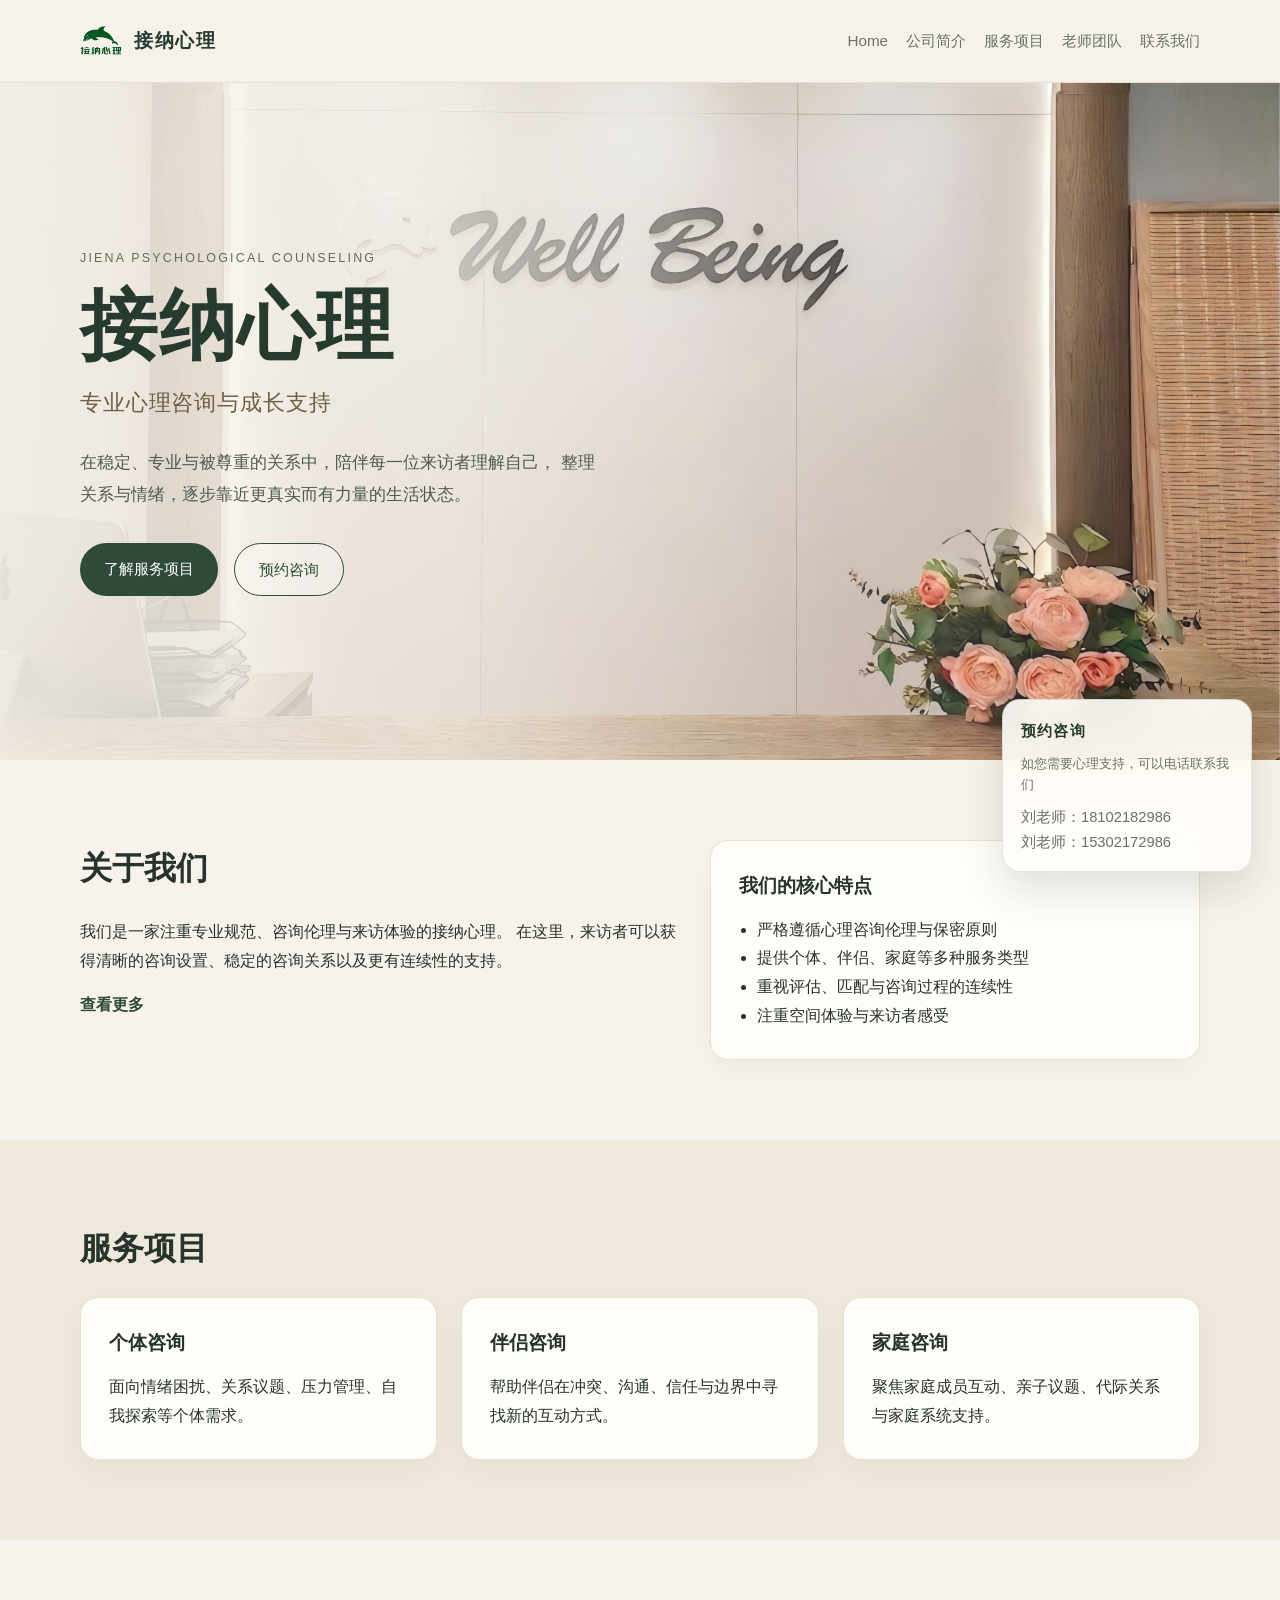
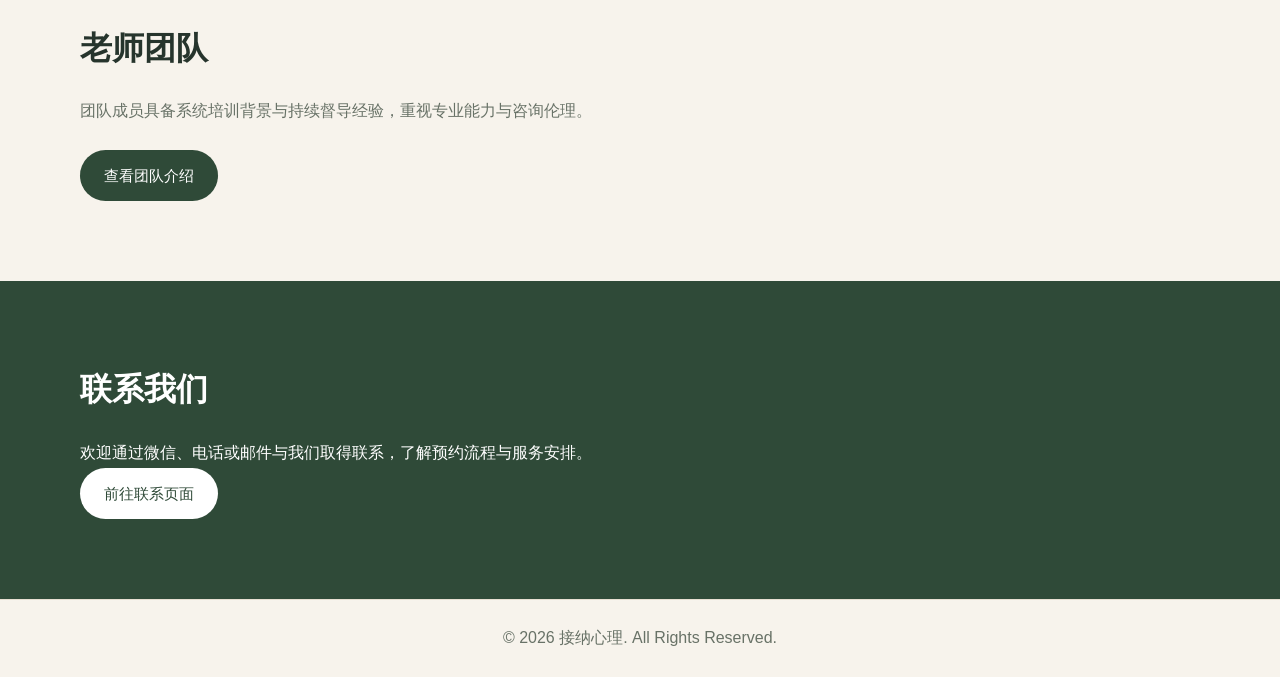
<file: index.html>
<!DOCTYPE html>
<html lang="zh-CN">
<head>
  <meta charset="UTF-8" />
  <meta name="viewport" content="width=device-width, initial-scale=1.0" />
  <title>接纳心理 | 专业、温和、可信赖</title>
  <meta name="description" content="提供个体心理咨询、伴侣咨询、家庭咨询与心理成长服务，致力于为来访者提供稳定、专业、温和的支持。" />
  <link rel="icon" type="image/png" sizes="32x32" href="images/favicon/favicon-32x32.png" />
  <link rel="icon" type="image/png" sizes="16x16" href="images/favicon/favicon-16x16.png" />
  <link rel="apple-touch-icon" sizes="180x180" href="images/favicon/apple-touch-icon.png" />
  <link rel="shortcut icon" href="images/favicon/favicon.ico" />
  <link rel="stylesheet" href="css/style.css" />
</head>
<body>
  <header class="site-header">
    <div class="container nav">
      <a href="index.html" class="logo logo-link">
        <img src="images/logo.png" alt="接纳心理Logo" class="logo-image" />
        <span class="logo-text">接纳心理</span>
      </a>

      <nav>
        <a href="index.html">Home</a>
        <a href="about.html">公司简介</a>
        <a href="services.html">服务项目</a>
        <a href="team.html">老师团队</a>
        <a href="contact.html">联系我们</a>
      </nav>
    </div>
  </header>

  <section class="hero hero-brand">
    <div class="hero-warm-overlay"></div>

    <div class="container hero-brand-inner">
      <div class="hero-brand-panel">
        <p class="eyebrow">Jiena Psychological Counseling</p>
        <h1>接纳心理</h1>
        <p class="hero-subtitle">专业心理咨询与成长支持</p>
        <p class="hero-text">
          在稳定、专业与被尊重的关系中，陪伴每一位来访者理解自己，
          整理关系与情绪，逐步靠近更真实而有力量的生活状态。
        </p>

        <div class="hero-buttons">
          <a class="btn btn-primary" href="services.html">了解服务项目</a>
          <a class="btn btn-secondary hero-soft-btn" href="contact.html">预约咨询</a>
        </div>
      </div>
    </div>
  </section>

  <section class="intro section">
    <div class="container grid-2">
      <div>
        <h2>关于我们</h2>
        <p>
          我们是一家注重专业规范、咨询伦理与来访体验的接纳心理。
          在这里，来访者可以获得清晰的咨询设置、稳定的咨询关系以及更有连续性的支持。
        </p>
        <a class="text-link" href="about.html">查看更多</a>
      </div>
      <div class="card">
        <h3>我们的核心特点</h3>
        <ul>
          <li>严格遵循心理咨询伦理与保密原则</li>
          <li>提供个体、伴侣、家庭等多种服务类型</li>
          <li>重视评估、匹配与咨询过程的连续性</li>
          <li>注重空间体验与来访者感受</li>
        </ul>
      </div>
    </div>
  </section>

  <section class="services-preview section alt-bg">
    <div class="container">
      <h2>服务项目</h2>
      <div class="card-grid">
        <div class="card">
          <h3>个体咨询</h3>
          <p>面向情绪困扰、关系议题、压力管理、自我探索等个体需求。</p>
        </div>
        <div class="card">
          <h3>伴侣咨询</h3>
          <p>帮助伴侣在冲突、沟通、信任与边界中寻找新的互动方式。</p>
        </div>
        <div class="card">
          <h3>家庭咨询</h3>
          <p>聚焦家庭成员互动、亲子议题、代际关系与家庭系统支持。</p>
        </div>
      </div>
    </div>
  </section>

  <section class="team-preview section">
    <div class="container">
      <h2>老师团队</h2>
      <p class="section-desc">团队成员具备系统培训背景与持续督导经验，重视专业能力与咨询伦理。</p>
      <a class="btn btn-primary" href="team.html">查看团队介绍</a>
    </div>
  </section>

  <section class="contact-preview section dark-section">
    <div class="container">
      <h2>联系我们</h2>
      <p>欢迎通过微信、电话或邮件与我们取得联系，了解预约流程与服务安排。</p>
      <a class="btn btn-light" href="contact.html">前往联系页面</a>
    </div>
  </section>

  <footer class="site-footer">
    <div class="container">
      <p>© 2026 接纳心理. All Rights Reserved.</p>
    </div>
  </footer>

  <div class="floating-contact" id="floatingContact">
    <button class="floating-contact-toggle" type="button" aria-expanded="false" aria-controls="floatingContactBody">
      <span class="floating-contact-toggle-text">联系方式</span>
      <span class="floating-contact-toggle-icon">＋</span>
    </button>

    <a class="floating-contact-body" id="floatingContactBody" href="contact.html" aria-label="前往联系我们页面">
      <div class="floating-contact-title">预约咨询</div>
      <p class="floating-contact-note">如您需要心理支持，可以电话联系我们</p>
      <div class="floating-contact-phone">刘老师：18102182986</div>
      <div class="floating-contact-phone">刘老师：15302172986</div>
    </a>
  </div>

  <script src="js/main.js"></script>
</body>
</html>
</file>
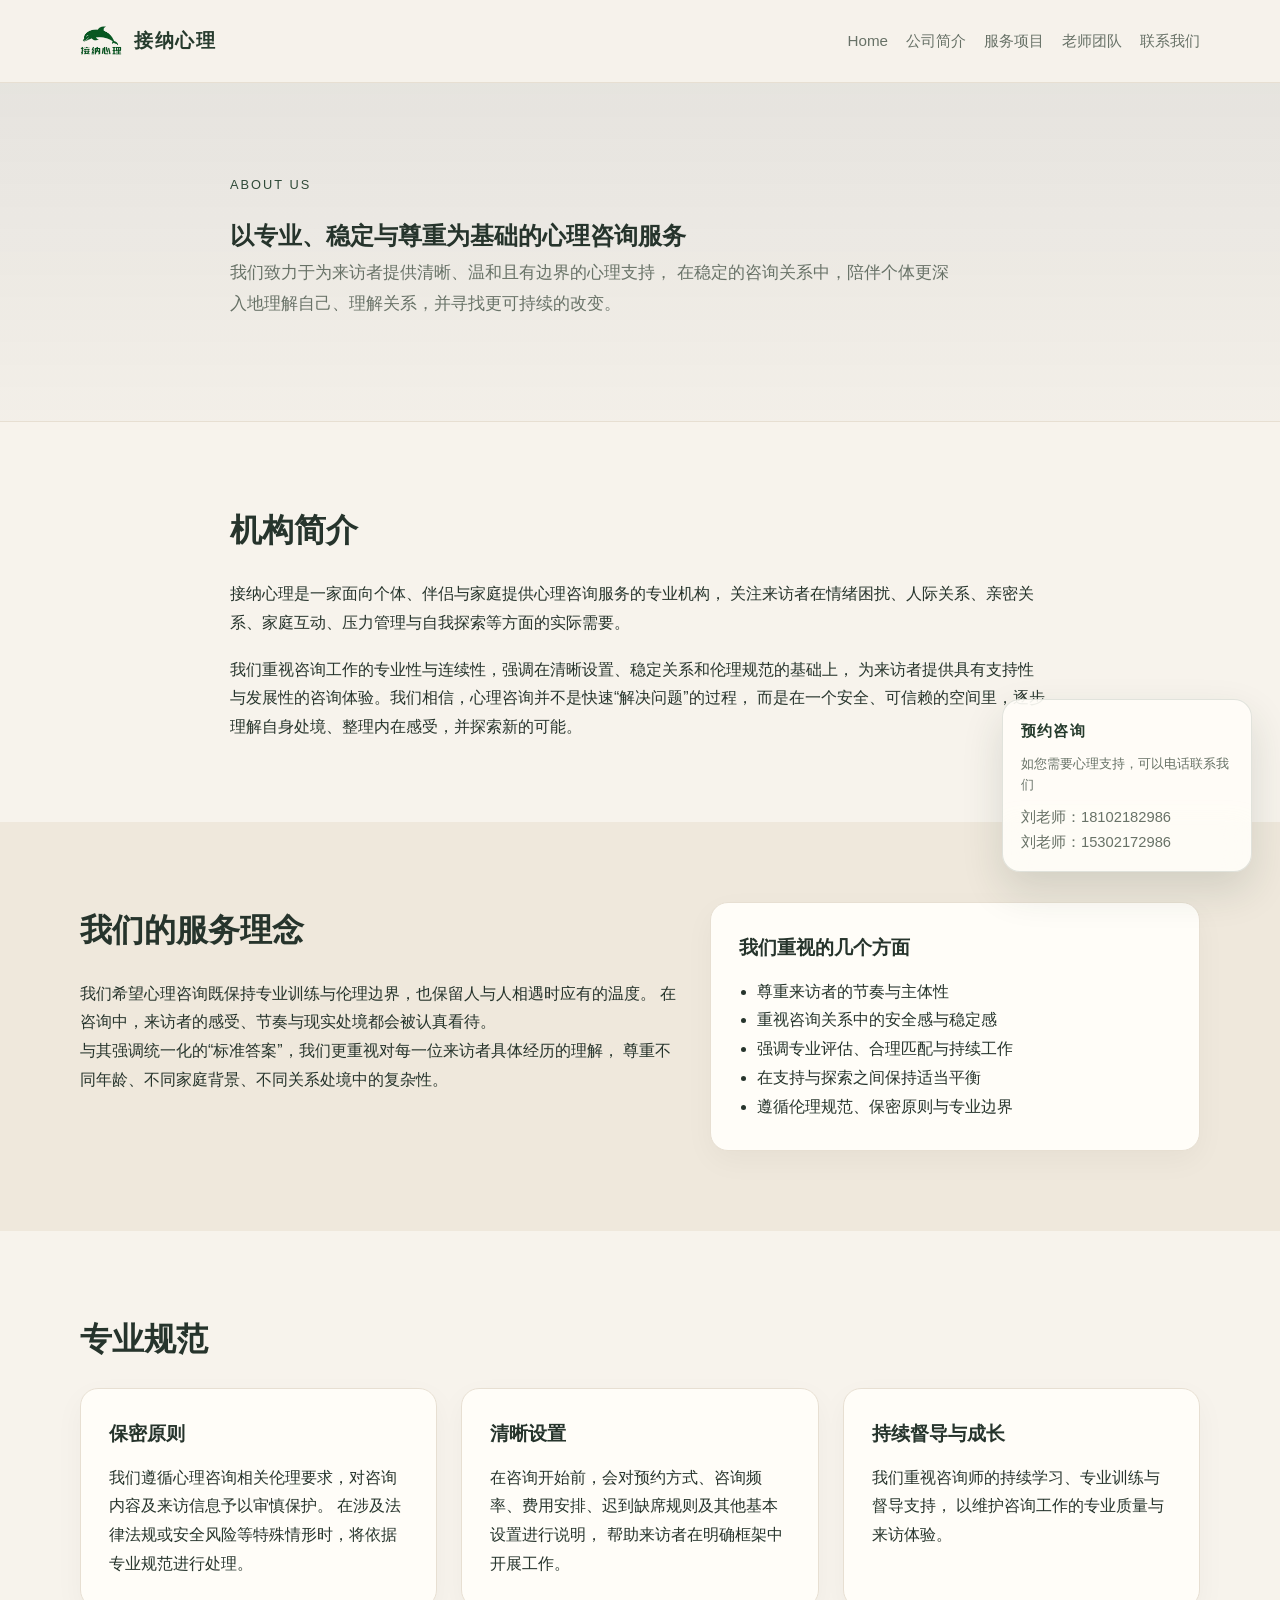
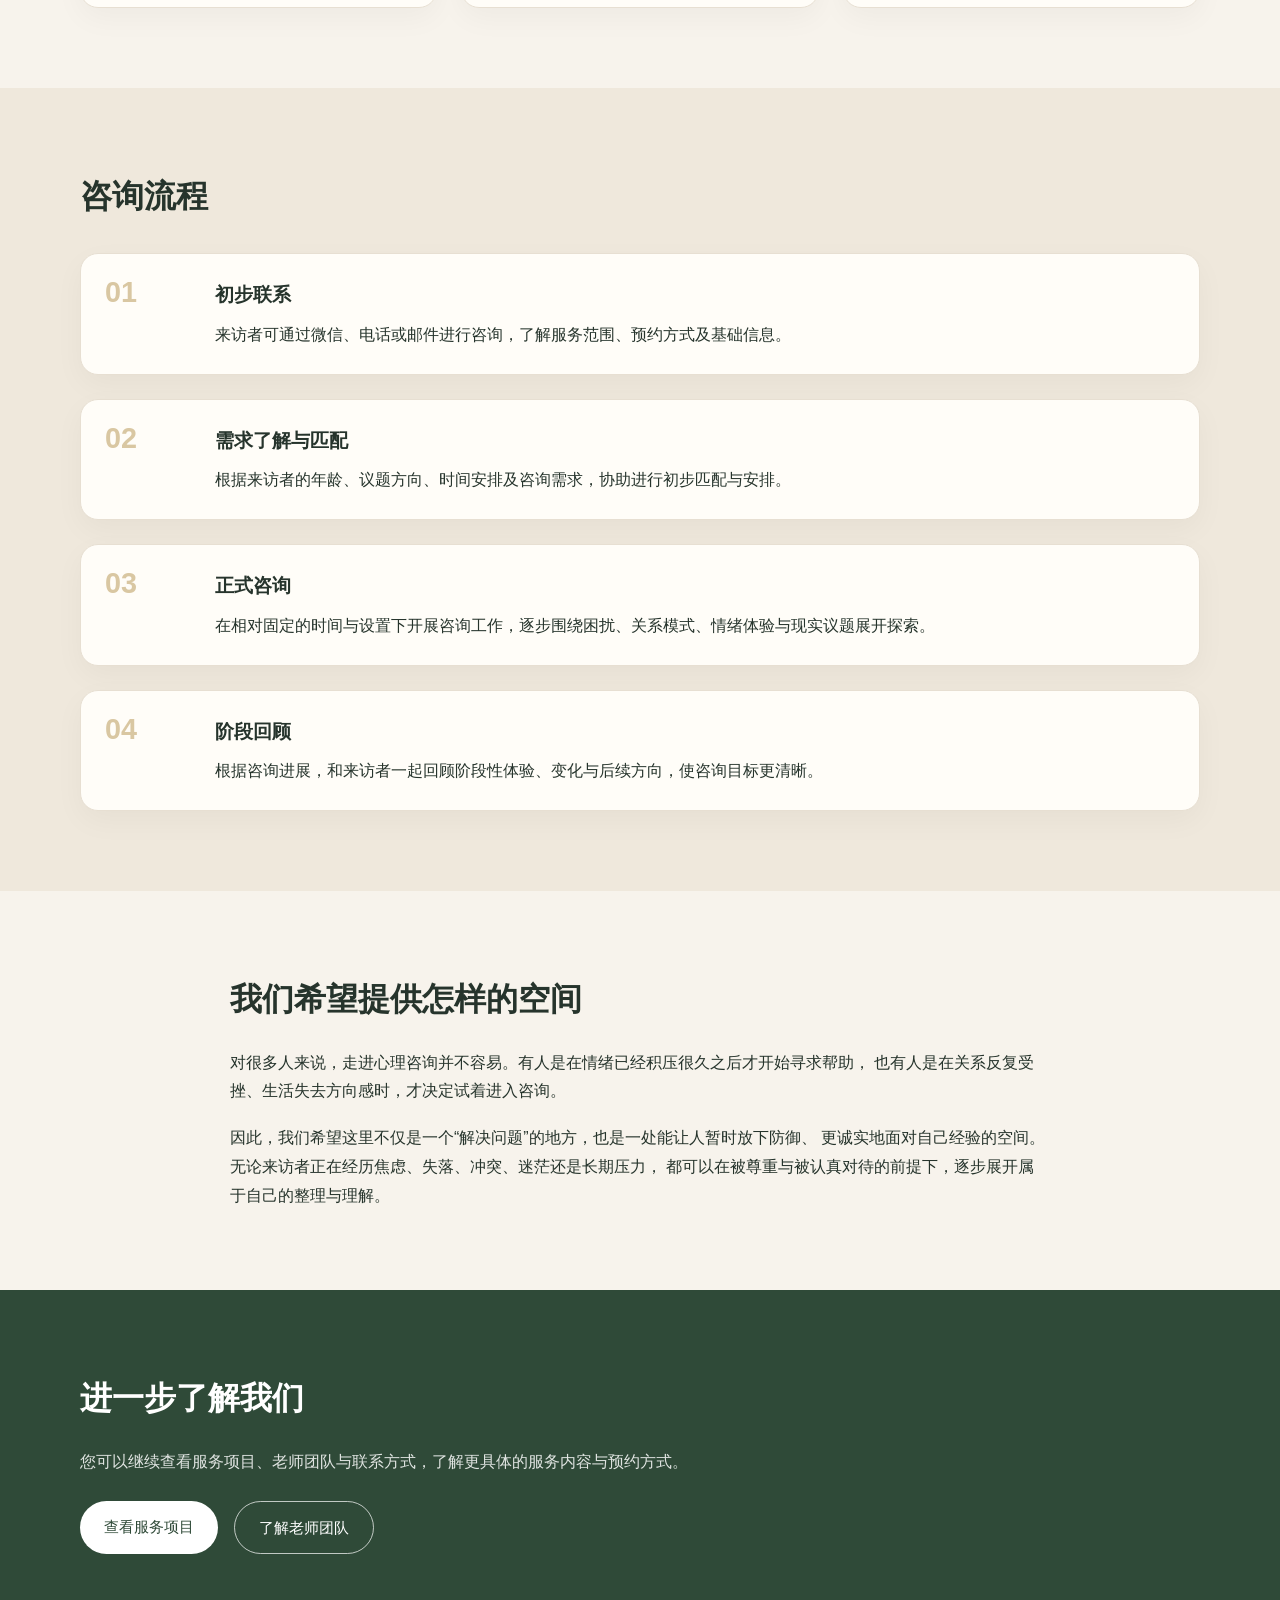
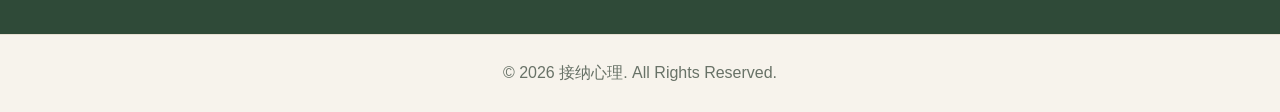
<file: about.html>
<!DOCTYPE html>
<html lang="zh-CN">
<head>
  <meta charset="UTF-8" />
  <meta name="viewport" content="width=device-width, initial-scale=1.0" />
  <title>公司简介 | 接纳心理</title>
  <meta name="description" content="了解接纳心理的机构定位、服务理念、专业规范与咨询流程。" />
  <link rel="icon" type="image/png" sizes="32x32" href="images/favicon/favicon-32x32.png" />
  <link rel="icon" type="image/png" sizes="16x16" href="images/favicon/favicon-16x16.png" />
  <link rel="apple-touch-icon" sizes="180x180" href="images/favicon/apple-touch-icon.png" />
  <link rel="shortcut icon" href="images/favicon/favicon.ico" />
  <link rel="stylesheet" href="css/style.css" />
</head>
<body>
  <header class="site-header">
    <div class="container nav">
      <a href="index.html" class="logo logo-link">
        <img src="images/logo.png" alt="接纳心理Logo" class="logo-image" />
        <span class="logo-text">接纳心理</span>
      </a>
      <nav>
        <a href="index.html">Home</a>
        <a href="about.html">公司简介</a>
        <a href="services.html">服务项目</a>
        <a href="team.html">老师团队</a>
        <a href="contact.html">联系我们</a>
      </nav>
    </div>
  </header>

  <section class="page-hero page-hero-about">
    <div class="container page-hero-content">
      <p class="eyebrow">About Us</p>
      <h1>以专业、稳定与尊重为基础的心理咨询服务</h1>
      <p class="hero-text">
        我们致力于为来访者提供清晰、温和且有边界的心理支持，
        在稳定的咨询关系中，陪伴个体更深入地理解自己、理解关系，并寻找更可持续的改变。
      </p>
    </div>
  </section>

  <section class="section">
    <div class="container narrow">
      <h2>机构简介</h2>
      <p>
        接纳心理是一家面向个体、伴侣与家庭提供心理咨询服务的专业机构，
        关注来访者在情绪困扰、人际关系、亲密关系、家庭互动、压力管理与自我探索等方面的实际需要。
      </p>
      <p>
        我们重视咨询工作的专业性与连续性，强调在清晰设置、稳定关系和伦理规范的基础上，
        为来访者提供具有支持性与发展性的咨询体验。我们相信，心理咨询并不是快速“解决问题”的过程，
        而是在一个安全、可信赖的空间里，逐步理解自身处境、整理内在感受，并探索新的可能。
      </p>
    </div>
  </section>

  <section class="section alt-bg">
    <div class="container">
      <div class="grid-2">
        <div>
          <h2>我们的服务理念</h2>
          <p>
            我们希望心理咨询既保持专业训练与伦理边界，也保留人与人相遇时应有的温度。
            在咨询中，来访者的感受、节奏与现实处境都会被认真看待。
          </p>
          <p>
            与其强调统一化的“标准答案”，我们更重视对每一位来访者具体经历的理解，
            尊重不同年龄、不同家庭背景、不同关系处境中的复杂性。
          </p>
        </div>

        <div class="card">
          <h3>我们重视的几个方面</h3>
          <ul>
            <li>尊重来访者的节奏与主体性</li>
            <li>重视咨询关系中的安全感与稳定感</li>
            <li>强调专业评估、合理匹配与持续工作</li>
            <li>在支持与探索之间保持适当平衡</li>
            <li>遵循伦理规范、保密原则与专业边界</li>
          </ul>
        </div>
      </div>
    </div>
  </section>

  <section class="section">
    <div class="container">
      <h2>专业规范</h2>
      <div class="card-grid">
        <div class="card">
          <h3>保密原则</h3>
          <p>
            我们遵循心理咨询相关伦理要求，对咨询内容及来访信息予以审慎保护。
            在涉及法律法规或安全风险等特殊情形时，将依据专业规范进行处理。
          </p>
        </div>

        <div class="card">
          <h3>清晰设置</h3>
          <p>
            在咨询开始前，会对预约方式、咨询频率、费用安排、迟到缺席规则及其他基本设置进行说明，
            帮助来访者在明确框架中开展工作。
          </p>
        </div>

        <div class="card">
          <h3>持续督导与成长</h3>
          <p>
            我们重视咨询师的持续学习、专业训练与督导支持，
            以维护咨询工作的专业质量与来访体验。
          </p>
        </div>
      </div>
    </div>
  </section>

  <section class="section alt-bg">
    <div class="container">
      <h2>咨询流程</h2>
      <div class="timeline">
        <div class="timeline-item">
          <div class="timeline-number">01</div>
          <div class="timeline-content">
            <h3>初步联系</h3>
            <p>
              来访者可通过微信、电话或邮件进行咨询，了解服务范围、预约方式及基础信息。
            </p>
          </div>
        </div>

        <div class="timeline-item">
          <div class="timeline-number">02</div>
          <div class="timeline-content">
            <h3>需求了解与匹配</h3>
            <p>
              根据来访者的年龄、议题方向、时间安排及咨询需求，协助进行初步匹配与安排。
            </p>
          </div>
        </div>

        <div class="timeline-item">
          <div class="timeline-number">03</div>
          <div class="timeline-content">
            <h3>正式咨询</h3>
            <p>
              在相对固定的时间与设置下开展咨询工作，逐步围绕困扰、关系模式、情绪体验与现实议题展开探索。
            </p>
          </div>
        </div>

        <div class="timeline-item">
          <div class="timeline-number">04</div>
          <div class="timeline-content">
            <h3>阶段回顾</h3>
            <p>
              根据咨询进展，和来访者一起回顾阶段性体验、变化与后续方向，使咨询目标更清晰。
            </p>
          </div>
        </div>
      </div>
    </div>
  </section>

  <section class="section">
    <div class="container narrow">
      <h2>我们希望提供怎样的空间</h2>
      <p>
        对很多人来说，走进心理咨询并不容易。有人是在情绪已经积压很久之后才开始寻求帮助，
        也有人是在关系反复受挫、生活失去方向感时，才决定试着进入咨询。
      </p>
      <p>
        因此，我们希望这里不仅是一个“解决问题”的地方，也是一处能让人暂时放下防御、
        更诚实地面对自己经验的空间。无论来访者正在经历焦虑、失落、冲突、迷茫还是长期压力，
        都可以在被尊重与被认真对待的前提下，逐步展开属于自己的整理与理解。
      </p>
    </div>
  </section>

  <section class="section dark-section">
    <div class="container">
      <h2>进一步了解我们</h2>
      <p class="section-desc light-text">
        您可以继续查看服务项目、老师团队与联系方式，了解更具体的服务内容与预约方式。
      </p>
      <div class="hero-buttons">
        <a class="btn btn-light" href="services.html">查看服务项目</a>
        <a class="btn btn-secondary btn-secondary-light" href="team.html">了解老师团队</a>
      </div>
    </div>
  </section>

  <footer class="site-footer">
    <div class="container">
      <p>© 2026 接纳心理. All Rights Reserved.</p>
    </div>
  </footer>
  <div class="floating-contact" id="floatingContact">
    <button class="floating-contact-toggle" type="button" aria-expanded="false" aria-controls="floatingContactBody">
      <span class="floating-contact-toggle-text">联系方式</span>
      <span class="floating-contact-toggle-icon">＋</span>
    </button>

    <a class="floating-contact-body" id="floatingContactBody" href="contact.html" aria-label="前往联系我们页面">
      <div class="floating-contact-title">预约咨询</div>
      <p class="floating-contact-note">如您需要心理支持，可以电话联系我们</p>
      <div class="floating-contact-phone">刘老师：18102182986</div>
      <div class="floating-contact-phone">刘老师：15302172986</div>
    </a>
  </div>
  <script src="js/main.js"></script>
</body>
</html>
</file>
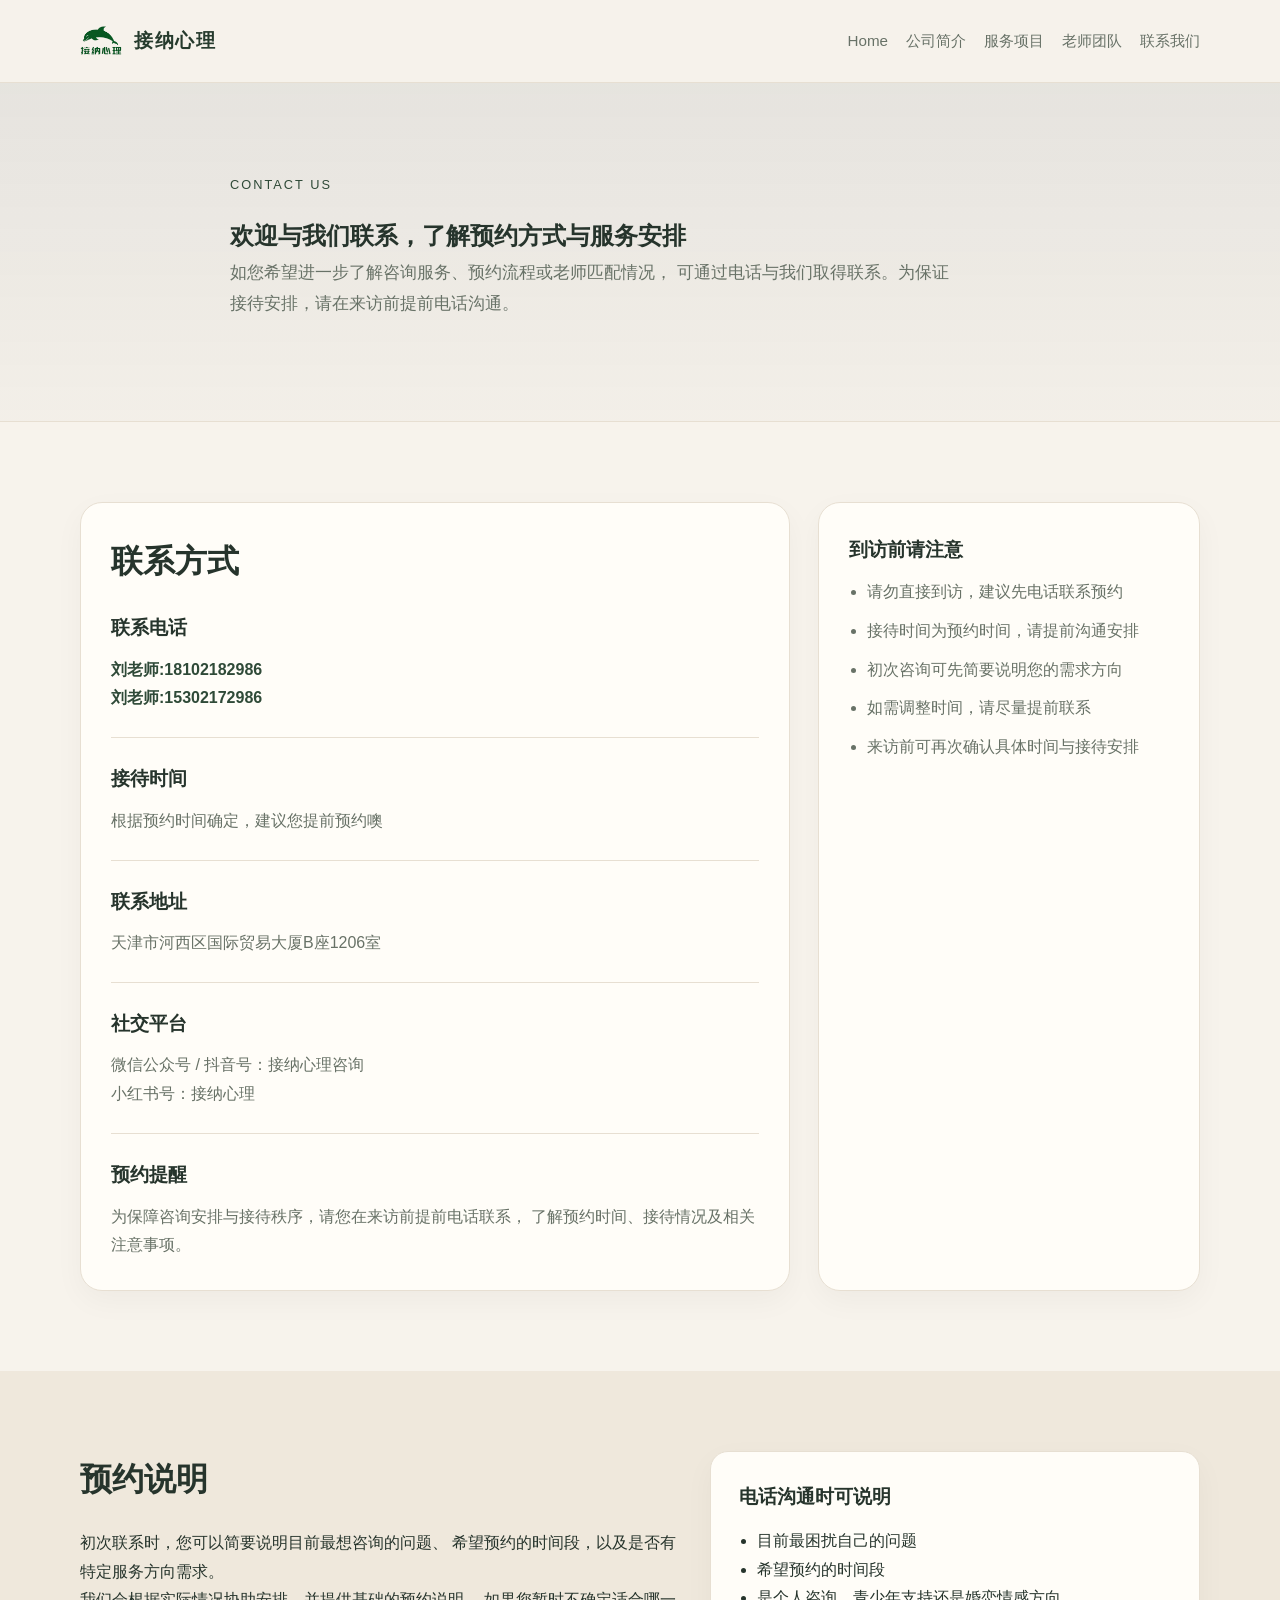
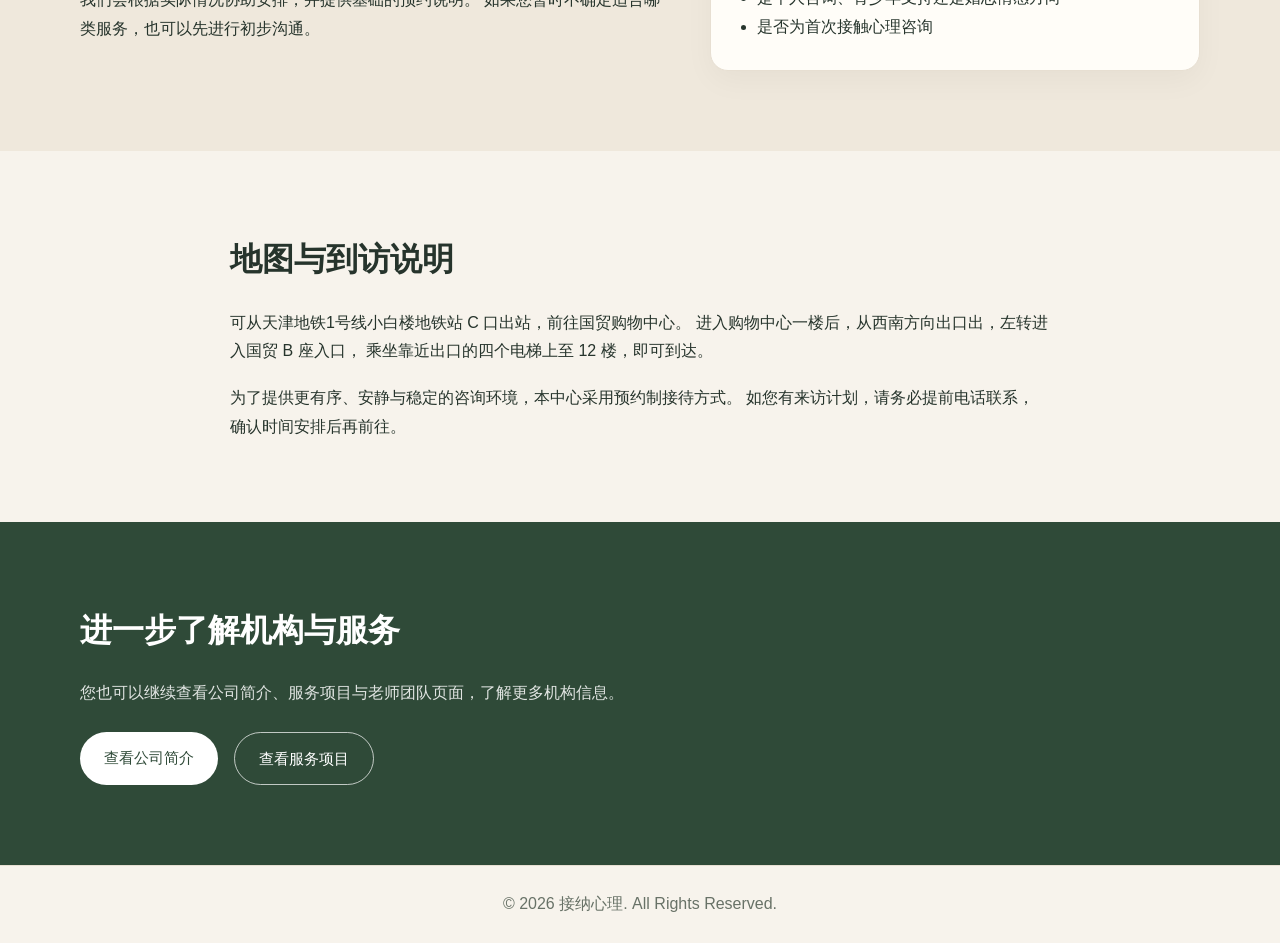
<file: contact.html>
<!DOCTYPE html>
<html lang="zh-CN">
<head>
  <meta charset="UTF-8" />
  <meta name="viewport" content="width=device-width, initial-scale=1.0" />
  <title>联系我们 | 接纳心理</title>
  <meta name="description" content="查看接纳心理联系方式、地址、预约方式与到访说明。" />
  <link rel="icon" type="image/png" sizes="32x32" href="images/favicon/favicon-32x32.png" />
  <link rel="icon" type="image/png" sizes="16x16" href="images/favicon/favicon-16x16.png" />
  <link rel="apple-touch-icon" sizes="180x180" href="images/favicon/apple-touch-icon.png" />
  <link rel="shortcut icon" href="images/favicon/favicon.ico" />
  <link rel="stylesheet" href="css/style.css" />
</head>
<body>
  <header class="site-header">
    <div class="container nav">
      <a href="index.html" class="logo logo-link">
        <img src="images/logo.png" alt="接纳心理Logo" class="logo-image" />
        <span class="logo-text">接纳心理</span>
      </a>
      <nav>
        <a href="index.html">Home</a>
        <a href="about.html">公司简介</a>
        <a href="services.html">服务项目</a>
        <a href="team.html">老师团队</a>
        <a href="contact.html">联系我们</a>
      </nav>
    </div>
  </header>

  <section class="page-hero page-hero-contact">
    <div class="container page-hero-content">
      <p class="eyebrow">Contact Us</p>
      <h1>欢迎与我们联系，了解预约方式与服务安排</h1>
      <p class="hero-text">
        如您希望进一步了解咨询服务、预约流程或老师匹配情况，
        可通过电话与我们取得联系。为保证接待安排，请在来访前提前电话沟通。
      </p>
    </div>
  </section>

  <section class="section">
    <div class="container">
      <div class="contact-layout">
        <div class="contact-main-card">
          <h2>联系方式</h2>

          <div class="contact-item">
            <h3>联系电话</h3>
            <p><a href="tel:18102182986">刘老师:18102182986</a></p>
            <p><a href="tel:15302172986">刘老师:15302172986</a></p>
          </div>

          <div class="contact-item">
            <h3>接待时间</h3>
            <p>根据预约时间确定，建议您提前预约噢</p>
          </div>

          <div class="contact-item">
            <h3>联系地址</h3>
            <p>天津市河西区国际贸易大厦B座1206室</p>
          </div>

          <div class="contact-item">
            <h3>社交平台</h3>
            <p>微信公众号 / 抖音号：接纳心理咨询</p>
            <p>小红书号：接纳心理</p>
          </div>

          <div class="contact-item">
            <h3>预约提醒</h3>
            <p>
              为保障咨询安排与接待秩序，请您在来访前提前电话联系，
              了解预约时间、接待情况及相关注意事项。
            </p>
          </div>
        </div>

        <aside class="contact-side-card">
          <h3>到访前请注意</h3>
          <ul>
            <li>请勿直接到访，建议先电话联系预约</li>
            <li>接待时间为预约时间，请提前沟通安排</li>
            <li>初次咨询可先简要说明您的需求方向</li>
            <li>如需调整时间，请尽量提前联系</li>
            <li>来访前可再次确认具体时间与接待安排</li>
          </ul>
        </aside>
      </div>
    </div>
  </section>

  <section class="section alt-bg">
    <div class="container">
      <div class="grid-2">
        <div>
          <h2>预约说明</h2>
          <p>
            初次联系时，您可以简要说明目前最想咨询的问题、
            希望预约的时间段，以及是否有特定服务方向需求。
          </p>
          <p>
            我们会根据实际情况协助安排，并提供基础的预约说明。
            如果您暂时不确定适合哪一类服务，也可以先进行初步沟通。
          </p>
        </div>

        <div class="card">
          <h3>电话沟通时可说明</h3>
          <ul>
            <li>目前最困扰自己的问题</li>
            <li>希望预约的时间段</li>
            <li>是个人咨询、青少年支持还是婚恋情感方向</li>
            <li>是否为首次接触心理咨询</li>
          </ul>
        </div>
      </div>
    </div>
  </section>

  <section class="section">
    <div class="container narrow">
      <h2>地图与到访说明</h2>
      <p>
        可从天津地铁1号线小白楼地铁站 C 口出站，前往国贸购物中心。
        进入购物中心一楼后，从西南方向出口出，左转进入国贸 B 座入口，
        乘坐靠近出口的四个电梯上至 12 楼，即可到达。
      </p>
      <p>
        为了提供更有序、安静与稳定的咨询环境，本中心采用预约制接待方式。
        如您有来访计划，请务必提前电话联系，确认时间安排后再前往。
      </p>
    </div>
  </section>

  <section class="section dark-section">
    <div class="container">
      <h2>进一步了解机构与服务</h2>
      <p class="section-desc light-text">
        您也可以继续查看公司简介、服务项目与老师团队页面，了解更多机构信息。
      </p>
      <div class="hero-buttons">
        <a class="btn btn-light" href="about.html">查看公司简介</a>
        <a class="btn btn-secondary btn-secondary-light" href="services.html">查看服务项目</a>
      </div>
    </div>
  </section>

  <footer class="site-footer">
    <div class="container">
      <p>© 2026 接纳心理. All Rights Reserved.</p>
    </div>
  </footer>

  <script src="js/main.js"></script>
</body>
</html>
</file>
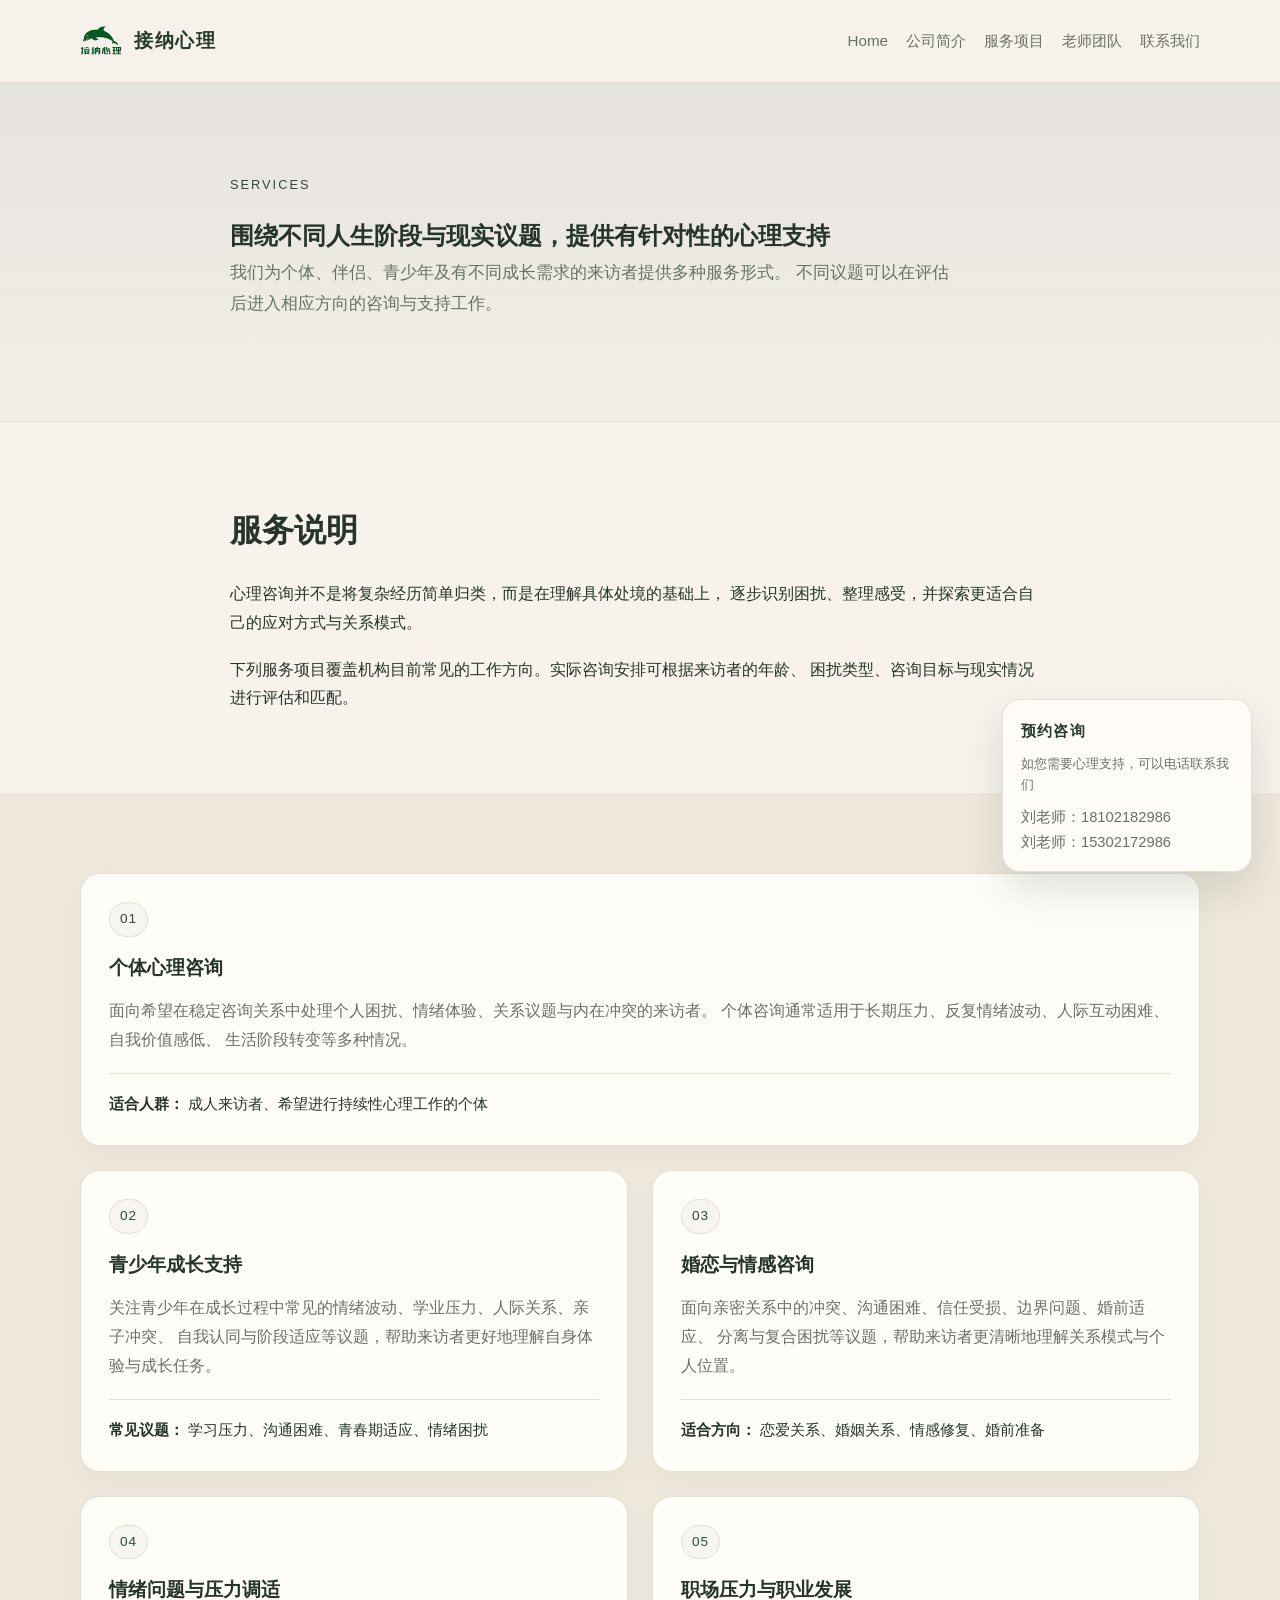
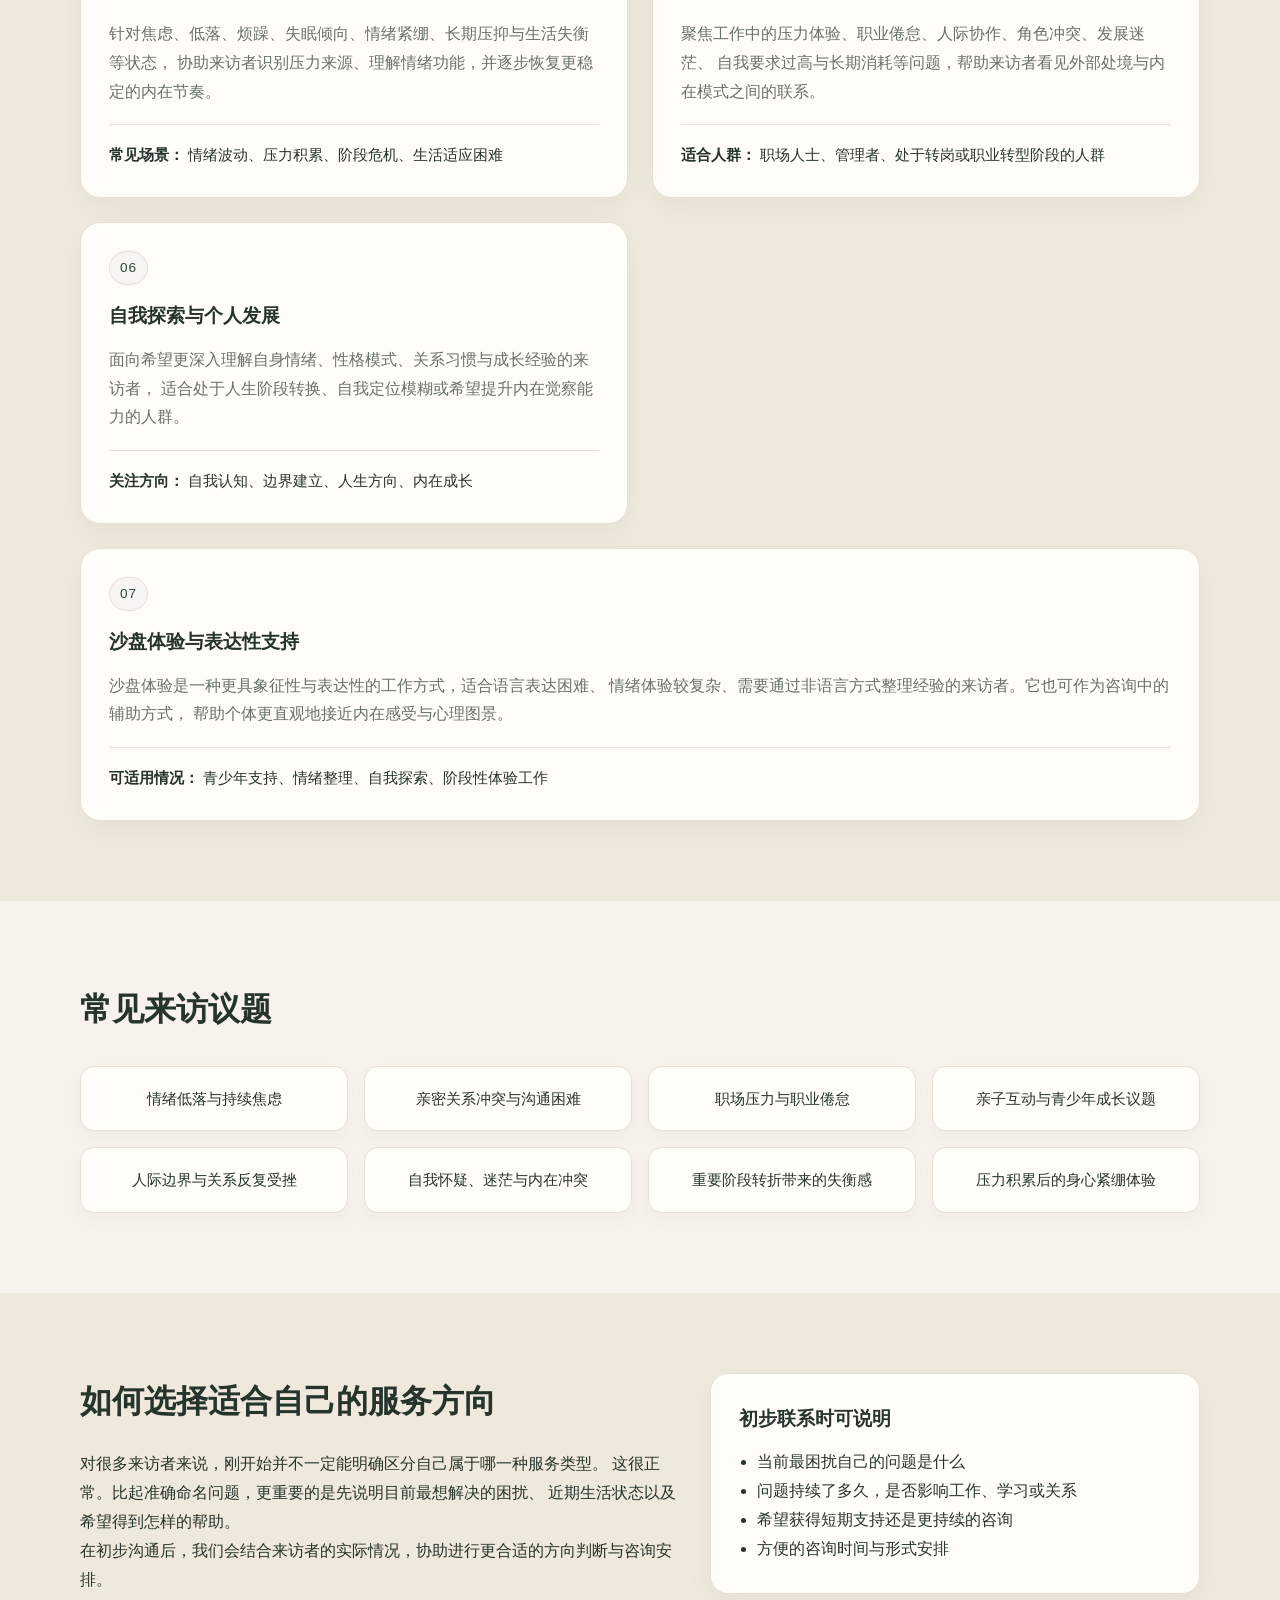
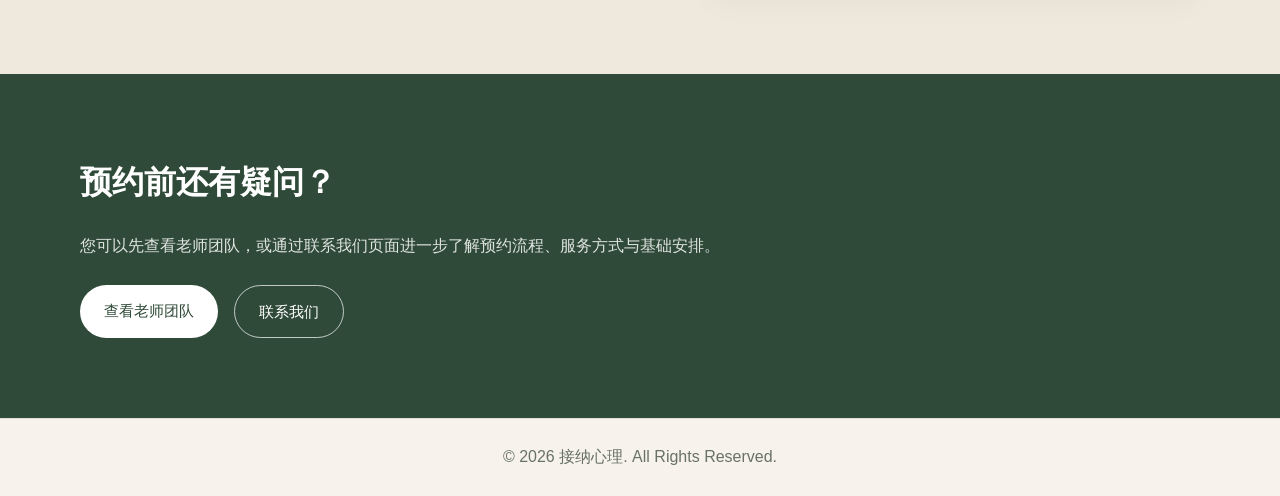
<file: services.html>
<!DOCTYPE html>
<html lang="zh-CN">
<head>
  <meta charset="UTF-8" />
  <meta name="viewport" content="width=device-width, initial-scale=1.0" />
  <title>服务项目 | 接纳心理</title>
  <meta name="description" content="提供个体心理咨询、青少年成长支持、婚恋情感咨询、情绪与压力管理、自我探索发展及沙盘体验等服务。" />
  <link rel="icon" type="image/png" sizes="32x32" href="images/favicon/favicon-32x32.png" />
  <link rel="icon" type="image/png" sizes="16x16" href="images/favicon/favicon-16x16.png" />
  <link rel="apple-touch-icon" sizes="180x180" href="images/favicon/apple-touch-icon.png" />
  <link rel="shortcut icon" href="images/favicon/favicon.ico" />
  <link rel="stylesheet" href="css/style.css" />
</head>
<body>
  <header class="site-header">
    <div class="container nav">
      <a href="index.html" class="logo logo-link">
        <img src="images/logo.png" alt="接纳心理Logo" class="logo-image" />
        <span class="logo-text">接纳心理</span>
      </a>
      <nav>
        <a href="index.html">Home</a>
        <a href="about.html">公司简介</a>
        <a href="services.html">服务项目</a>
        <a href="team.html">老师团队</a>
        <a href="contact.html">联系我们</a>
      </nav>
    </div>
  </header>

  <section class="page-hero page-hero-services">
    <div class="container page-hero-content">
      <p class="eyebrow">Services</p>
      <h1>围绕不同人生阶段与现实议题，提供有针对性的心理支持</h1>
      <p class="hero-text">
        我们为个体、伴侣、青少年及有不同成长需求的来访者提供多种服务形式。
        不同议题可以在评估后进入相应方向的咨询与支持工作。
      </p>
    </div>
  </section>

  <section class="section">
    <div class="container narrow">
      <h2>服务说明</h2>
      <p>
        心理咨询并不是将复杂经历简单归类，而是在理解具体处境的基础上，
        逐步识别困扰、整理感受，并探索更适合自己的应对方式与关系模式。
      </p>
      <p>
        下列服务项目覆盖机构目前常见的工作方向。实际咨询安排可根据来访者的年龄、
        困扰类型、咨询目标与现实情况进行评估和匹配。
      </p>
    </div>
  </section>

  <section class="section alt-bg">
    <div class="container">
      <div class="service-layout">
        <div class="service-card large">
          <span class="service-tag">01</span>
          <h3>个体心理咨询</h3>
          <p>
            面向希望在稳定咨询关系中处理个人困扰、情绪体验、关系议题与内在冲突的来访者。
            个体咨询通常适用于长期压力、反复情绪波动、人际互动困难、自我价值感低、
            生活阶段转变等多种情况。
          </p>
          <div class="service-meta">
            <strong>适合人群：</strong>
            <span>成人来访者、希望进行持续性心理工作的个体</span>
          </div>
        </div>

        <div class="service-card">
          <span class="service-tag">02</span>
          <h3>青少年成长支持</h3>
          <p>
            关注青少年在成长过程中常见的情绪波动、学业压力、人际关系、亲子冲突、
            自我认同与阶段适应等议题，帮助来访者更好地理解自身体验与成长任务。
          </p>
          <div class="service-meta">
            <strong>常见议题：</strong>
            <span>学习压力、沟通困难、青春期适应、情绪困扰</span>
          </div>
        </div>

        <div class="service-card">
          <span class="service-tag">03</span>
          <h3>婚恋与情感咨询</h3>
          <p>
            面向亲密关系中的冲突、沟通困难、信任受损、边界问题、婚前适应、
            分离与复合困扰等议题，帮助来访者更清晰地理解关系模式与个人位置。
          </p>
          <div class="service-meta">
            <strong>适合方向：</strong>
            <span>恋爱关系、婚姻关系、情感修复、婚前准备</span>
          </div>
        </div>

        <div class="service-card">
          <span class="service-tag">04</span>
          <h3>情绪问题与压力调适</h3>
          <p>
            针对焦虑、低落、烦躁、失眠倾向、情绪紧绷、长期压抑与生活失衡等状态，
            协助来访者识别压力来源、理解情绪功能，并逐步恢复更稳定的内在节奏。
          </p>
          <div class="service-meta">
            <strong>常见场景：</strong>
            <span>情绪波动、压力积累、阶段危机、生活适应困难</span>
          </div>
        </div>

        <div class="service-card">
          <span class="service-tag">05</span>
          <h3>职场压力与职业发展</h3>
          <p>
            聚焦工作中的压力体验、职业倦怠、人际协作、角色冲突、发展迷茫、
            自我要求过高与长期消耗等问题，帮助来访者看见外部处境与内在模式之间的联系。
          </p>
          <div class="service-meta">
            <strong>适合人群：</strong>
            <span>职场人士、管理者、处于转岗或职业转型阶段的人群</span>
          </div>
        </div>

        <div class="service-card">
          <span class="service-tag">06</span>
          <h3>自我探索与个人发展</h3>
          <p>
            面向希望更深入理解自身情绪、性格模式、关系习惯与成长经验的来访者，
            适合处于人生阶段转换、自我定位模糊或希望提升内在觉察能力的人群。
          </p>
          <div class="service-meta">
            <strong>关注方向：</strong>
            <span>自我认知、边界建立、人生方向、内在成长</span>
          </div>
        </div>

        <div class="service-card large">
          <span class="service-tag">07</span>
          <h3>沙盘体验与表达性支持</h3>
          <p>
            沙盘体验是一种更具象征性与表达性的工作方式，适合语言表达困难、
            情绪体验较复杂、需要通过非语言方式整理经验的来访者。它也可作为咨询中的辅助方式，
            帮助个体更直观地接近内在感受与心理图景。
          </p>
          <div class="service-meta">
            <strong>可适用情况：</strong>
            <span>青少年支持、情绪整理、自我探索、阶段性体验工作</span>
          </div>
        </div>
      </div>
    </div>
  </section>

  <section class="section">
    <div class="container">
      <h2>常见来访议题</h2>
      <div class="issue-grid">
        <div class="issue-item">情绪低落与持续焦虑</div>
        <div class="issue-item">亲密关系冲突与沟通困难</div>
        <div class="issue-item">职场压力与职业倦怠</div>
        <div class="issue-item">亲子互动与青少年成长议题</div>
        <div class="issue-item">人际边界与关系反复受挫</div>
        <div class="issue-item">自我怀疑、迷茫与内在冲突</div>
        <div class="issue-item">重要阶段转折带来的失衡感</div>
        <div class="issue-item">压力积累后的身心紧绷体验</div>
      </div>
    </div>
  </section>

  <section class="section alt-bg">
    <div class="container grid-2">
      <div>
        <h2>如何选择适合自己的服务方向</h2>
        <p>
          对很多来访者来说，刚开始并不一定能明确区分自己属于哪一种服务类型。
          这很正常。比起准确命名问题，更重要的是先说明目前最想解决的困扰、
          近期生活状态以及希望得到怎样的帮助。
        </p>
        <p>
          在初步沟通后，我们会结合来访者的实际情况，协助进行更合适的方向判断与咨询安排。
        </p>
      </div>

      <div class="card">
        <h3>初步联系时可说明</h3>
        <ul>
          <li>当前最困扰自己的问题是什么</li>
          <li>问题持续了多久，是否影响工作、学习或关系</li>
          <li>希望获得短期支持还是更持续的咨询</li>
          <li>方便的咨询时间与形式安排</li>
        </ul>
      </div>
    </div>
  </section>

  <section class="section dark-section">
    <div class="container">
      <h2>预约前还有疑问？</h2>
      <p class="section-desc light-text">
        您可以先查看老师团队，或通过联系我们页面进一步了解预约流程、服务方式与基础安排。
      </p>
      <div class="hero-buttons">
        <a class="btn btn-light" href="team.html">查看老师团队</a>
        <a class="btn btn-secondary btn-secondary-light" href="contact.html">联系我们</a>
      </div>
    </div>
  </section>

  <footer class="site-footer">
    <div class="container">
      <p>© 2026 接纳心理. All Rights Reserved.</p>
    </div>
  </footer>

  <div class="floating-contact" id="floatingContact">
    <button class="floating-contact-toggle" type="button" aria-expanded="false" aria-controls="floatingContactBody">
      <span class="floating-contact-toggle-text">联系方式</span>
      <span class="floating-contact-toggle-icon">＋</span>
    </button>

    <a class="floating-contact-body" id="floatingContactBody" href="contact.html" aria-label="前往联系我们页面">
      <div class="floating-contact-title">预约咨询</div>
      <p class="floating-contact-note">如您需要心理支持，可以电话联系我们</p>
      <div class="floating-contact-phone">刘老师：18102182986</div>
      <div class="floating-contact-phone">刘老师：15302172986</div>
    </a>
  </div>

  <script src="js/main.js"></script>
</body>
</html>
</file>
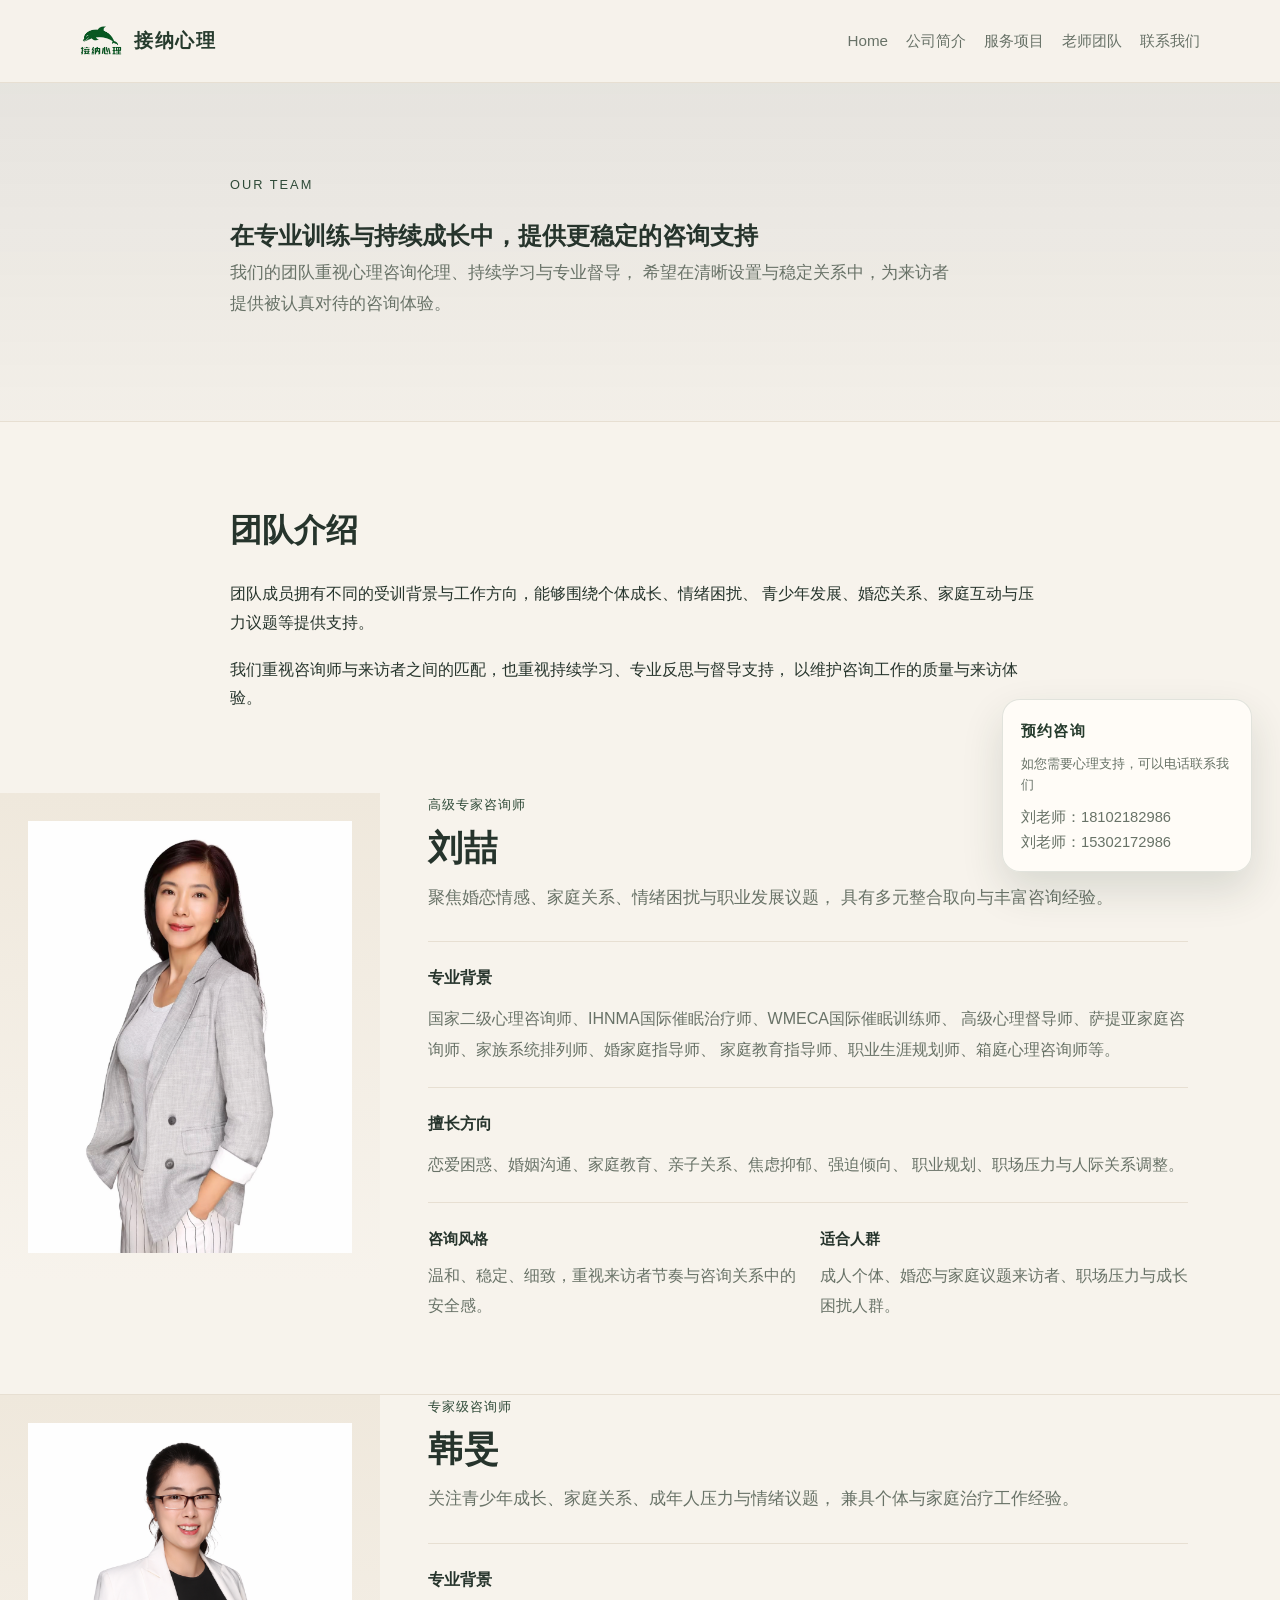
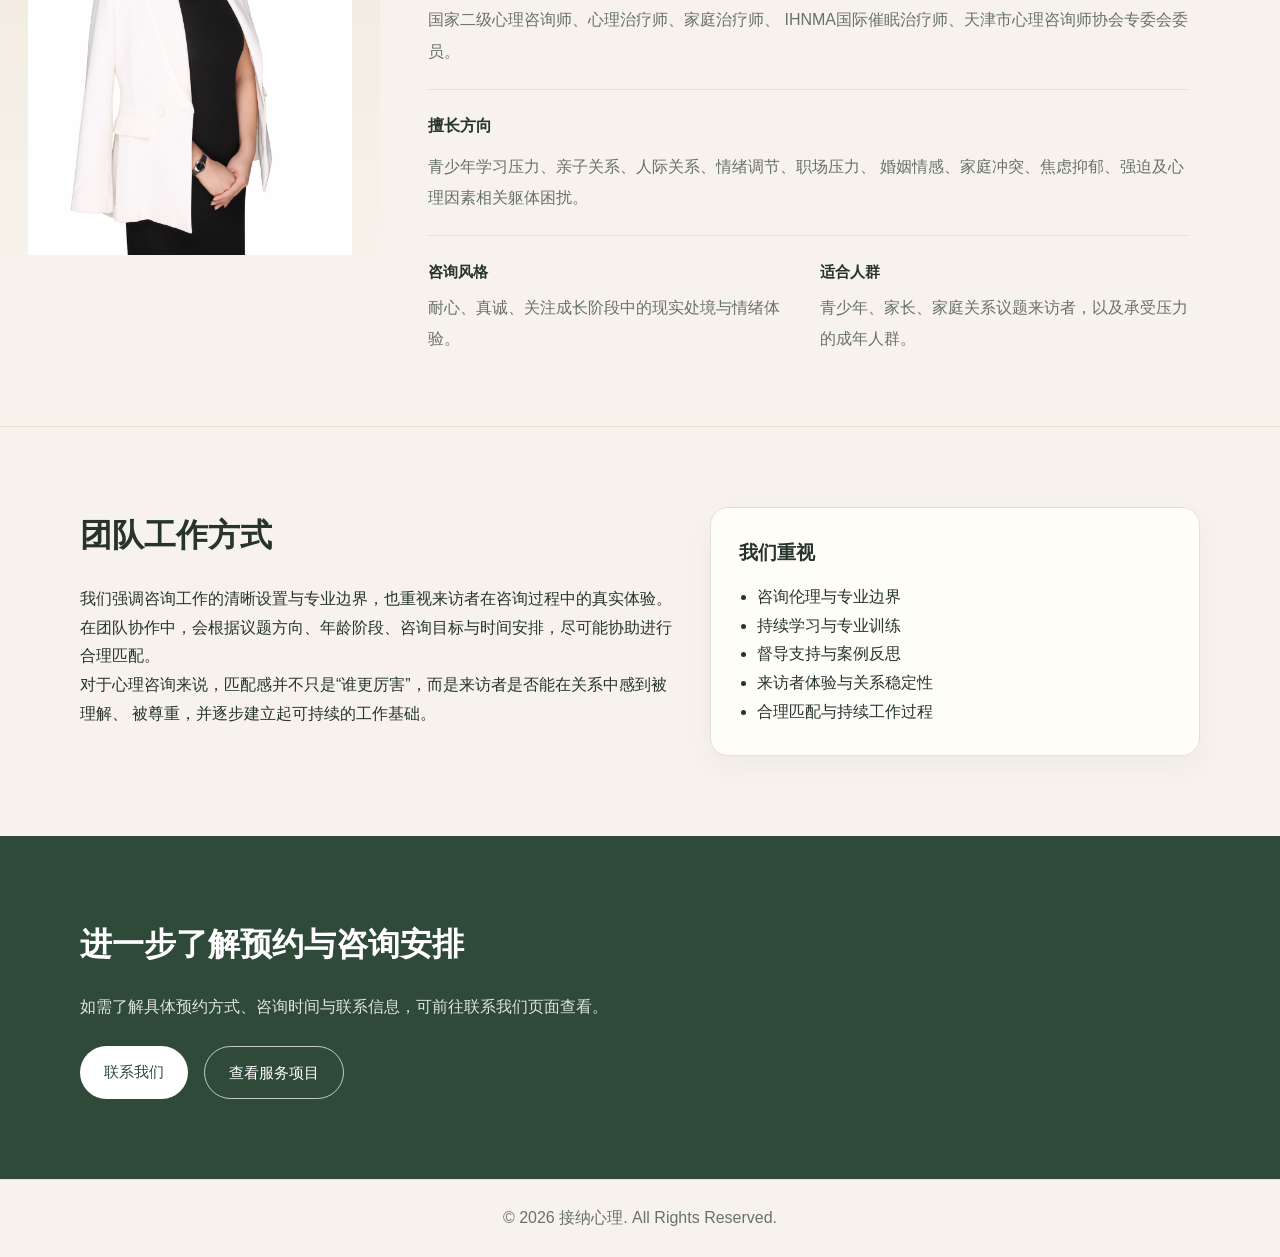
<file: team.html>
<!DOCTYPE html>
<html lang="zh-CN">
<head>
  <meta charset="UTF-8" />
  <meta name="viewport" content="width=device-width, initial-scale=1.0" />
  <title>老师团队 | 接纳心理</title>
  <meta name="description" content="了解接纳心理老师团队的专业背景、擅长方向与咨询风格。" />
  <link rel="icon" type="image/png" sizes="32x32" href="images/favicon/favicon-32x32.png" />
  <link rel="icon" type="image/png" sizes="64x64" href="images/favicon/favicon-64x64.png" />
  <link rel="apple-touch-icon" sizes="180x180" href="images/favicon/apple-touch-icon.png" />
  <link rel="shortcut icon" href="images/favicon/favicon.ico" />
  <link rel="stylesheet" href="css/style.css" />
</head>
<body>
  <header class="site-header">
    <div class="container nav">
      <a href="index.html" class="logo logo-link">
        <img src="images/logo.png" alt="接纳心理Logo" class="logo-image" />
        <span class="logo-text">接纳心理</span>
      </a>
      <nav>
        <a href="index.html">Home</a>
        <a href="about.html">公司简介</a>
        <a href="services.html">服务项目</a>
        <a href="team.html">老师团队</a>
        <a href="contact.html">联系我们</a>
      </nav>
    </div>
  </header>

  <section class="page-hero page-hero-team">
    <div class="container page-hero-content">
      <p class="eyebrow">Our Team</p>
      <h1>在专业训练与持续成长中，提供更稳定的咨询支持</h1>
      <p class="hero-text">
        我们的团队重视心理咨询伦理、持续学习与专业督导，
        希望在清晰设置与稳定关系中，为来访者提供被认真对待的咨询体验。
      </p>
    </div>
  </section>

  <section class="section">
    <div class="container narrow">
      <h2>团队介绍</h2>
      <p>
        团队成员拥有不同的受训背景与工作方向，能够围绕个体成长、情绪困扰、
        青少年发展、婚恋关系、家庭互动与压力议题等提供支持。
      </p>
      <p>
        我们重视咨询师与来访者之间的匹配，也重视持续学习、专业反思与督导支持，
        以维护咨询工作的质量与来访体验。
      </p>
    </div>
  </section>

  <section class="team-profile">
    <div class="team-profile-photo">
      <div class="team-photo-stage">
        <img src="images/teachers/teacher-1.jpg" alt="刘喆老师照片" class="team-photo" />
      </div>
    </div>
  
    <div class="team-profile-content">
      <p class="team-role">高级专家咨询师</p>
      <h3 class="team-name">刘喆</h3>
      <p class="team-intro">
        聚焦婚恋情感、家庭关系、情绪困扰与职业发展议题，
        具有多元整合取向与丰富咨询经验。
      </p>
  
      <div class="team-section">
        <h4>专业背景</h4>
        <p>
          国家二级心理咨询师、IHNMA国际催眠治疗师、WMECA国际催眠训练师、
          高级心理督导师、萨提亚家庭咨询师、家族系统排列师、婚家庭指导师、
          家庭教育指导师、职业生涯规划师、箱庭心理咨询师等。
        </p>
      </div>
  
      <div class="team-section">
        <h4>擅长方向</h4>
        <p>
          恋爱困惑、婚姻沟通、家庭教育、亲子关系、焦虑抑郁、强迫倾向、
          职业规划、职场压力与人际关系调整。
        </p>
      </div>
  
      <div class="team-meta">
        <div>
          <h5>咨询风格</h5>
          <p>温和、稳定、细致，重视来访者节奏与咨询关系中的安全感。</p>
        </div>
        <div>
          <h5>适合人群</h5>
          <p>成人个体、婚恋与家庭议题来访者、职场压力与成长困扰人群。</p>
        </div>
      </div>
    </div>
  </section>

  <section class="team-profile">
    <div class="team-profile-photo">
      <div class="team-photo-stage">
        <img src="images/teachers/teacher-2.jpg" alt="韩旻老师照片" class="team-photo" />
      </div>
    </div>
  
    <div class="team-profile-content">
      <p class="team-role">专家级咨询师</p>
      <h3 class="team-name">韩旻</h3>
      <p class="team-intro">
        关注青少年成长、家庭关系、成年人压力与情绪议题，
        兼具个体与家庭治疗工作经验。
      </p>
  
      <div class="team-section">
        <h4>专业背景</h4>
        <p>
          国家二级心理咨询师、心理治疗师、家庭治疗师、
          IHNMA国际催眠治疗师、天津市心理咨询师协会专委会委员。
        </p>
      </div>
  
      <div class="team-section">
        <h4>擅长方向</h4>
        <p>
          青少年学习压力、亲子关系、人际关系、情绪调节、职场压力、
          婚姻情感、家庭冲突、焦虑抑郁、强迫及心理因素相关躯体困扰。
        </p>
      </div>
  
      <div class="team-meta">
        <div>
          <h5>咨询风格</h5>
          <p>耐心、真诚、关注成长阶段中的现实处境与情绪体验。</p>
        </div>
        <div>
          <h5>适合人群</h5>
          <p>青少年、家长、家庭关系议题来访者，以及承受压力的成年人群。</p>
        </div>
      </div>
    </div>
  </section>
      <!--添加新的咨询师
        <article class="team-card">
          <div class="team-photo-wrap">
            <img src="images/teachers/teacher-3.jpg" alt="老师照片占位图" class="team-photo" />
          </div>
          <div class="team-card-content">
            <p class="team-role">专家级咨询师</p>
            <h3>韩旻</h3>
            <p class="team-brief">
              国家二级心理咨询师、心理治疗师、家庭治疗师
              <br>
              IHNMA国际催眠治疗师、天津市心理咨询师协会专委会委员、
              <br>
              NLP神经语言程序执行师、高级意象对话咨询师、萨提亚家庭咨询师、家族系统排列师、
              <br>
              OH卡牌咨询师
              <br>
            </p>
            <div class="team-block">
              <h4>擅长方向</h4>
              <p>情感：恋爱困惑、情感问题、性心理问题调整、同性恋自我认同与情绪调整、失恋创伤
                <br>
                婚姻：婚前恐惧、夫妻沟通障碍、离婚创伤
                <br>
                家庭：家庭教育、亲子关系、夫妻关系等家庭关系改善
                <br>
                神经性心理问题：抑郁、焦虑、强迫等
                <br>
                职场：职业生涯规划、职业发展成长，职场人际关系、情绪压力管理、企业团体培训
                </p>
            </div>
            <div class="team-block">
              <h4>咨询风格</h4>
              <p>温和、稳定、细致，重视来访者节奏与咨询关系中的安全感。</p>
            </div>
            <div class="team-block">
              <h4>适合人群</h4>
              <p>成人个体、关系困扰来访者、希望进行持续性工作的来访者</p>
            </div>
          </div>
        </article>
      -->
      </div>
    </div>
  </section>

  <section class="section">
    <div class="container grid-2">
      <div>
        <h2>团队工作方式</h2>
        <p>
          我们强调咨询工作的清晰设置与专业边界，也重视来访者在咨询过程中的真实体验。
          在团队协作中，会根据议题方向、年龄阶段、咨询目标与时间安排，尽可能协助进行合理匹配。
        </p>
        <p>
          对于心理咨询来说，匹配感并不只是“谁更厉害”，而是来访者是否能在关系中感到被理解、
          被尊重，并逐步建立起可持续的工作基础。
        </p>
      </div>

      <div class="card">
        <h3>我们重视</h3>
        <ul>
          <li>咨询伦理与专业边界</li>
          <li>持续学习与专业训练</li>
          <li>督导支持与案例反思</li>
          <li>来访者体验与关系稳定性</li>
          <li>合理匹配与持续工作过程</li>
        </ul>
      </div>
    </div>
  </section>

  <section class="section dark-section">
    <div class="container">
      <h2>进一步了解预约与咨询安排</h2>
      <p class="section-desc light-text">
        如需了解具体预约方式、咨询时间与联系信息，可前往联系我们页面查看。
      </p>
      <div class="hero-buttons">
        <a class="btn btn-light" href="contact.html">联系我们</a>
        <a class="btn btn-secondary btn-secondary-light" href="services.html">查看服务项目</a>
      </div>
    </div>
  </section>

  <footer class="site-footer">
    <div class="container">
      <p>© 2026 接纳心理. All Rights Reserved.</p>
    </div>
  </footer>
  <div class="floating-contact" id="floatingContact">
    <button class="floating-contact-toggle" type="button" aria-expanded="false" aria-controls="floatingContactBody">
      <span class="floating-contact-toggle-text">联系方式</span>
      <span class="floating-contact-toggle-icon">＋</span>
    </button>

    <a class="floating-contact-body" id="floatingContactBody" href="contact.html" aria-label="前往联系我们页面">
      <div class="floating-contact-title">预约咨询</div>
      <p class="floating-contact-note">如您需要心理支持，可以电话联系我们</p>
      <div class="floating-contact-phone">刘老师：18102182986</div>
      <div class="floating-contact-phone">刘老师：15302172986</div>
    </a>
  </div>
  <script src="js/main.js"></script>
</body>
</html>
</file>
<file: css/style.css>
* {
  margin: 0;
  padding: 0;
  box-sizing: border-box;
}

:root {
  --bg: #f7f3ec;
  --text: #26342c;
  --muted: #687267;
  --primary: #2f4a38;
  --primary-dark: #263b2d;
  --secondary: #d9c7a2;
  --sage: #7a8a6a;
  --soft-green: #eef0e8;
  --white: #ffffff;
  --card: #fffdf8;
  --line: #e7dfd2;
  /* 首页 hero 背景图位置：调大 Y 值会让图片内容整体向上移动，例如 62%。 */
  --hero-image-position-x: center;
  --hero-image-position-y: 70%;
  --hero-mobile-image-position-y: 50%;
}

body {
  font-family: "PingFang SC", "Microsoft YaHei", "Noto Sans SC", sans-serif;
  background: var(--bg);
  color: var(--text);
  line-height: 1.8;
}

a {
  text-decoration: none;
  color: inherit;
}

.container {
  width: min(1120px, 90%);
  margin: 0 auto;
}

.site-header {
  background: rgba(246, 242, 235, 0.95);
  border-bottom: 1px solid var(--line);
  position: sticky;
  top: 0;
  z-index: 100;
}

.nav {
  display: flex;
  justify-content: space-between;
  align-items: center;
  padding: 20px 0;
}

.logo {
  font-size: 1.2rem;
  font-weight: 700;
  letter-spacing: 1px;
}

nav {
  display: flex;
  gap: 24px;
}

nav a {
  font-size: 0.95rem;
  color: var(--muted);
}

nav a:hover {
  color: var(--primary);
}

.hero {
  padding: 110px 0 90px;
  background: linear-gradient(to bottom, rgba(37,55,70,0.06), rgba(37,55,70,0));
}

.hero-content {
  max-width: 800px;
}

.eyebrow {
  color: var(--primary);
  text-transform: uppercase;
  letter-spacing: 2px;
  font-size: 0.8rem;
  margin-bottom: 18px;
}

.hero h1 {
  font-size: clamp(2.2rem, 4vw, 4.2rem);
  line-height: 1.25;
  margin-bottom: 24px;
}

.hero-text {
  font-size: 1.08rem;
  color: var(--muted);
  max-width: 720px;
  margin-bottom: 32px;
}

.hero-buttons {
  display: flex;
  gap: 16px;
  flex-wrap: wrap;
}

.btn {
  display: inline-block;
  padding: 12px 24px;
  border-radius: 999px;
  transition: 0.25s ease;
  font-size: 0.95rem;
}

.btn-primary {
  background: var(--primary);
  color: var(--white);
}

.btn-primary:hover {
  transform: translateY(-2px);
}

.btn-secondary {
  border: 1px solid var(--primary);
  color: var(--primary);
}

.btn-light {
  background: var(--white);
  color: var(--primary);
}

.section {
  padding: 80px 0;
}

.alt-bg {
  background: #efe8dc;
}

.dark-section {
  background: var(--primary);
  color: var(--white);
}

h2 {
  font-size: 2rem;
  margin-bottom: 20px;
}

h3 {
  margin-bottom: 12px;
  font-size: 1.2rem;
}

.grid-2 {
  display: grid;
  grid-template-columns: 1.1fr 0.9fr;
  gap: 32px;
}

.card-grid {
  display: grid;
  grid-template-columns: repeat(3, 1fr);
  gap: 24px;
}

.card {
  background: var(--card);
  border: 1px solid var(--line);
  border-radius: 18px;
  padding: 28px;
  box-shadow: 0 10px 30px rgba(0,0,0,0.04);
}

.section-desc {
  color: var(--muted);
  margin-bottom: 24px;
}

.text-link {
  display: inline-block;
  margin-top: 16px;
  color: var(--primary);
  font-weight: 600;
}

.site-footer {
  border-top: 1px solid var(--line);
  padding: 24px 0;
  text-align: center;
  color: var(--muted);
}

ul {
  padding-left: 18px;
}

@media (max-width: 900px) {
  .grid-2,
  .card-grid {
    grid-template-columns: 1fr;
  }

  .nav {
    flex-direction: column;
    gap: 14px;
  }

  nav {
    flex-wrap: wrap;
    justify-content: center;
  }

  .hero {
    padding: 80px 0 60px;
  }
}

.page-hero {
  padding: 90px 0 70px;
  border-bottom: 1px solid var(--line);
  background: linear-gradient(to bottom, rgba(37,55,70,0.08), rgba(37,55,70,0.02));
}

.page-hero-content {
  max-width: 820px;
}

.narrow {
  max-width: 820px;
}

.narrow p + p {
  margin-top: 18px;
}

.timeline {
  display: flex;
  flex-direction: column;
  gap: 24px;
  margin-top: 28px;
}

.timeline-item {
  display: grid;
  grid-template-columns: 90px 1fr;
  gap: 20px;
  align-items: start;
  background: var(--card);
  border: 1px solid var(--line);
  border-radius: 18px;
  padding: 24px;
  box-shadow: 0 10px 30px rgba(0,0,0,0.04);
}

.timeline-number {
  font-size: 1.8rem;
  font-weight: 700;
  color: var(--secondary);
  line-height: 1;
}

.timeline-content h3 {
  margin-bottom: 8px;
}

.light-text {
  color: rgba(255,255,255,0.85);
}

.btn-secondary-light {
  border: 1px solid rgba(255,255,255,0.7);
  color: var(--white);
}

.btn-secondary-light:hover {
  background: rgba(255,255,255,0.08);
}

@media (max-width: 768px) {
  .timeline-item {
    grid-template-columns: 1fr;
  }

  .timeline-number {
    font-size: 1.4rem;
  }
}

.service-layout {
  display: grid;
  grid-template-columns: repeat(2, 1fr);
  gap: 24px;
}

.service-card {
  background: var(--card);
  border: 1px solid var(--line);
  border-radius: 20px;
  padding: 28px;
  box-shadow: 0 10px 30px rgba(0,0,0,0.04);
}

.service-card.large {
  grid-column: span 2;
}

.service-tag {
  display: inline-block;
  margin-bottom: 14px;
  font-size: 0.85rem;
  letter-spacing: 1px;
  color: var(--primary);
  border: 1px solid var(--line);
  border-radius: 999px;
  padding: 4px 10px;
  background: rgba(37,55,70,0.04);
}

.service-card p {
  color: var(--muted);
}

.service-meta {
  margin-top: 18px;
  padding-top: 16px;
  border-top: 1px solid var(--line);
  color: var(--text);
  font-size: 0.95rem;
}

.issue-grid {
  display: grid;
  grid-template-columns: repeat(4, 1fr);
  gap: 16px;
  margin-top: 28px;
}

.issue-item {
  background: var(--card);
  border: 1px solid var(--line);
  border-radius: 14px;
  padding: 18px 16px;
  text-align: center;
  box-shadow: 0 8px 20px rgba(0,0,0,0.03);
  color: var(--text);
  font-size: 0.95rem;
}

@media (max-width: 900px) {
  .service-layout {
    grid-template-columns: 1fr;
  }

  .service-card.large {
    grid-column: span 1;
  }

  .issue-grid {
    grid-template-columns: repeat(2, 1fr);
  }
}

@media (max-width: 600px) {
  .issue-grid {
    grid-template-columns: 1fr;
  }
}

.contact-layout {
  display: grid;
  grid-template-columns: 1.3fr 0.7fr;
  gap: 28px;
}

.contact-main-card,
.contact-side-card {
  background: var(--card);
  border: 1px solid var(--line);
  border-radius: 22px;
  padding: 30px;
  box-shadow: 0 10px 30px rgba(0,0,0,0.04);
}

.contact-item + .contact-item {
  margin-top: 24px;
  padding-top: 24px;
  border-top: 1px solid var(--line);
}

.contact-item h3,
.contact-side-card h3 {
  margin-bottom: 10px;
}

.contact-item p,
.contact-side-card li {
  color: var(--muted);
}

.contact-item a {
  color: var(--primary);
  font-weight: 600;
}

.contact-side-card ul {
  padding-left: 18px;
}

.contact-side-card li + li {
  margin-top: 10px;
}

@media (max-width: 900px) {
  .contact-layout {
    grid-template-columns: 1fr;
  }
}

.hero-with-image {
  position: relative;
  padding: 140px 0 120px;
  background-image: url("../images/hero.jpg");
  background-size: cover;
  background-position: center;
  background-repeat: no-repeat;
  overflow: hidden;
}

.hero-overlay {
  position: absolute;
  inset: 0;
  background: linear-gradient(
    to right,
    rgba(20, 30, 38, 0.78),
    rgba(20, 30, 38, 0.42)
  );
}

.hero-with-image .hero-content {
  position: relative;
  z-index: 2;
  max-width: 760px;
}

.hero-with-image .eyebrow,
.hero-with-image h1,
.hero-with-image .hero-text {
  color: #ffffff;
}

.hero-with-image .hero-text {
  color: rgba(255, 255, 255, 0.88);
}

.hero-outline {
  border: 1px solid rgba(255,255,255,0.75);
  color: #ffffff;
}

.hero-outline:hover {
  background: rgba(255,255,255,0.08);
}

@media (max-width: 900px) {
  .hero-with-image {
    padding: 100px 0 80px;
    background-position: center;
  }
}

.team-grid {
  display: flex;
  flex-direction: column;
  gap: 72px;
  margin-top: 40px;
}

.team-profile {
  display: grid;
  grid-template-columns: 380px 1fr;
  gap: 48px;
  align-items: start;
  padding-bottom: 72px;
  border-bottom: 1px solid var(--line);
}

.team-profile:last-child {
  border-bottom: none;
  padding-bottom: 0;
}

.team-profile-photo {
  position: sticky;
  top: 110px;
}

.team-profile-photo {
  position: sticky;
  top: 110px;
}

.team-photo-stage {
  background: linear-gradient(180deg, #efe8dc 0%, #f7f3ec 100%);
  padding: 28px;
}

.team-photo-stage img.team-photo {
  width: 100%;
  aspect-ratio: 3 / 4;
  object-fit: contain;
  display: block;
  background: #f8f5ef;
}

.team-profile-content {
  max-width: 760px;
}

.team-role {
  font-size: 0.82rem;
  letter-spacing: 1px;
  text-transform: uppercase;
  color: var(--primary);
  margin-bottom: 10px;
}

.team-name {
  font-size: 2.2rem;
  margin-bottom: 14px;
  line-height: 1.2;
}

.team-intro {
  font-size: 1.05rem;
  color: var(--muted);
  margin-bottom: 28px;
  max-width: 720px;
}

.team-section {
  padding: 22px 0;
  border-top: 1px solid var(--line);
}

.team-section h4 {
  font-size: 1rem;
  margin-bottom: 10px;
  color: var(--text);
}

.team-section p {
  color: var(--muted);
  line-height: 1.95;
}

.team-meta {
  display: grid;
  grid-template-columns: 1fr 1fr;
  gap: 24px;
  padding-top: 22px;
  border-top: 1px solid var(--line);
}

.team-meta h5 {
  font-size: 0.95rem;
  margin-bottom: 8px;
  color: var(--text);
}

.team-meta p {
  color: var(--muted);
  line-height: 1.9;
}

@media (max-width: 980px) {
  .team-profile {
    grid-template-columns: 1fr;
    gap: 28px;
    padding-bottom: 52px;
  }

  .team-profile-photo {
    position: static;
    max-width: 420px;
  }

  .team-name {
    font-size: 1.8rem;
  }

  .team-meta {
    grid-template-columns: 1fr;
  }
}

@media (max-width: 1024px) {
  /* 平板、小笔记本 */
}

@media (max-width: 768px) {
  /* 手机主适配 */
}

@media (max-width: 480px) {
  /* 小屏手机细调 */
}

@media (max-width: 1024px) {
  .container {
    width: min(92%, 1000px);
  }

  .hero,
  .page-hero,
  .section {
    padding-left: 0;
    padding-right: 0;
  }

  .grid-2,
  .card-grid,
  .service-layout,
  .contact-layout,
  .team-meta {
    grid-template-columns: 1fr;
  }

  .issue-grid {
    grid-template-columns: repeat(2, 1fr);
  }
}

@media (max-width: 768px) {
  .container {
    width: 90%;
  }

  .site-header {
    position: static;
  }

  .nav {
    flex-direction: column;
    align-items: flex-start;
    gap: 14px;
    padding: 16px 0;
  }

  nav {
    display: flex;
    flex-wrap: wrap;
    gap: 12px 18px;
  }

  nav a {
    font-size: 0.92rem;
  }

  .hero,
  .hero-with-image {
    padding: 84px 0 68px;
  }

  .page-hero {
    padding: 72px 0 56px;
  }

  .hero h1,
  .page-hero h1 {
    font-size: 2rem;
    line-height: 1.3;
  }

  h2 {
    font-size: 1.6rem;
    line-height: 1.35;
  }

  h3 {
    font-size: 1.15rem;
  }

  .hero-text,
  .section-desc,
  .team-intro,
  .team-section p,
  .team-meta p,
  .contact-item p,
  .card p,
  .service-card p {
    font-size: 0.98rem;
    line-height: 1.8;
  }

  .section {
    padding: 56px 0;
  }

  .hero-buttons {
    flex-direction: column;
    align-items: stretch;
    gap: 12px;
  }

  .btn {
    width: 100%;
    text-align: center;
    padding: 12px 18px;
  }

  .card,
  .service-card,
  .contact-main-card,
  .contact-side-card {
    padding: 22px;
    border-radius: 16px;
  }

  .issue-grid {
    grid-template-columns: 1fr;
  }

  .timeline-item {
    grid-template-columns: 1fr;
    gap: 12px;
    padding: 20px;
  }

  .timeline-number {
    font-size: 1.4rem;
  }
}

@media (max-width: 480px) {
  .container {
    width: 88%;
  }

  .hero,
  .hero-with-image {
    padding: 72px 0 56px;
  }

  .page-hero {
    padding: 60px 0 48px;
  }

  .hero h1,
  .page-hero h1 {
    font-size: 1.75rem;
  }

  h2 {
    font-size: 1.42rem;
  }

  .eyebrow {
    font-size: 0.74rem;
    letter-spacing: 1.5px;
  }

  .btn {
    font-size: 0.94rem;
  }

  nav {
    gap: 10px 14px;
  }

  nav a {
    font-size: 0.9rem;
  }
}

@media (max-width: 768px) {
  .team-grid {
    gap: 52px;
    margin-top: 28px;
  }

  .team-profile {
    grid-template-columns: 1fr;
    gap: 24px;
    padding-bottom: 48px;
  }

  .team-profile-photo {
    position: static;
    top: auto;
    max-width: 320px;
  }

  .team-photo-stage {
    padding: 18px;
  }

  .team-profile-content {
    max-width: 100%;
  }

  .team-name {
    font-size: 1.8rem;
    margin-bottom: 10px;
  }

  .team-intro {
    margin-bottom: 20px;
  }

  .team-section {
    padding: 18px 0;
  }

  .team-meta {
    grid-template-columns: 1fr;
    gap: 18px;
    padding-top: 18px;
  }
}

nav {
  display: flex;
  flex-wrap: wrap;
  gap: 12px 18px;
}

/* 首页品牌 Hero：温暖森林绿版本 */
.hero-brand {
  position: relative;
  min-height: 72vh;
  padding: 120px 0;
  background-image: url("../images/hero.jpg");
  background-size: cover;
  background-position: var(--hero-image-position-x) var(--hero-image-position-y);
  background-repeat: no-repeat;
  overflow: hidden;
}

.hero-warm-overlay {
  position: absolute;
  inset: 0;
  background:
    linear-gradient(
      to right,
      rgba(246, 242, 235, 0.92) 0%,
      rgba(246, 242, 235, 0.74) 36%,
      rgba(246, 242, 235, 0.22) 66%,
      rgba(246, 242, 235, 0.04) 100%
    );
}

.hero-brand-inner {
  position: relative;
  z-index: 2;
  min-height: 48vh;
  display: flex;
  align-items: center;
}

.hero-brand-panel {
  max-width: 560px;
  padding: 44px 0;
}

.hero-brand .eyebrow {
  color: #5f6f52;
  letter-spacing: 2.2px;
  font-size: 0.78rem;
  text-transform: uppercase;
  margin-bottom: 16px;
}

.hero-brand h1 {
  font-size: clamp(3rem, 6vw, 5.8rem);
  line-height: 1.05;
  color: #263b2d;
  margin-bottom: 18px;
  letter-spacing: 0.02em;
}

.hero-subtitle {
  font-size: 1.35rem;
  color: #6f5f43;
  margin-bottom: 24px;
  letter-spacing: 0.04em;
}

.hero-brand .hero-text {
  color: #4f5a50;
  font-size: 1.05rem;
  line-height: 1.9;
  max-width: 520px;
  margin-bottom: 32px;
}

.hero-brand .btn-primary {
  background: #2f4a38;
  color: #fff;
}

.hero-brand .btn-primary:hover {
  background: #263b2d;
}

.hero-soft-btn {
  border: 1px solid #2f4a38;
  color: #2f4a38;
  background: rgba(255, 255, 255, 0.28);
}

.hero-soft-btn:hover {
  background: rgba(47, 74, 56, 0.08);
}

.logo-link {
  display: flex;
  align-items: center;
  gap: 12px;
}

.logo-image {
  width: 42px;
  height: 42px;
  object-fit: contain;
  display: block;
}

.logo-text {
  font-size: 1.18rem;
  font-weight: 700;
  letter-spacing: 0.08em;
  color: var(--primary-dark);
}

@media (max-width: 768px) {
  .logo-link {
    gap: 10px;
  }

  .logo-image {
    width: 34px;
    height: 34px;
  }

  .logo-text {
    font-size: 1rem;
  }

  .hero-brand {
    min-height: auto;
    padding: 76px 0 64px;
    background-position: var(--hero-image-position-x) var(--hero-mobile-image-position-y);
  }

  .hero-warm-overlay {
    background:
      linear-gradient(
        to bottom,
        rgba(247, 243, 236, 0.92) 0%,
        rgba(247, 243, 236, 0.78) 58%,
        rgba(247, 243, 236, 0.38) 100%
      );
  }

  .hero-brand-inner {
    min-height: auto;
  }

  .hero-brand-panel {
    max-width: 100%;
    padding: 22px 0;
  }

  .hero-brand h1 {
    font-size: 3rem;
  }

  .hero-subtitle {
    font-size: 1.1rem;
  }

  .hero-brand .hero-text {
    font-size: 0.98rem;
  }
}

/* ==============================
   Subtle Motion System
   轻量高级动效
============================== */

html {
  scroll-behavior: smooth;
}

body {
  animation: pageFadeIn 0.7s ease both;
}

@keyframes pageFadeIn {
  from {
    opacity: 0;
  }
  to {
    opacity: 1;
  }
}

/* 页面滚动浮现 */
.reveal {
  opacity: 0;
  transform: translateY(26px);
  transition:
    opacity 0.8s ease,
    transform 0.8s ease;
}

.reveal.is-visible {
  opacity: 1;
  transform: translateY(0);
}

/* 更柔和的延迟层次 */
.reveal-delay-1 {
  transition-delay: 0.08s;
}

.reveal-delay-2 {
  transition-delay: 0.16s;
}

.reveal-delay-3 {
  transition-delay: 0.24s;
}

/* 导航轻微动效 */
nav a {
  position: relative;
  transition: color 0.25s ease;
}

nav a::after {
  content: "";
  position: absolute;
  left: 0;
  bottom: -6px;
  width: 0;
  height: 1px;
  background: var(--primary);
  transition: width 0.28s ease;
}

nav a:hover::after {
  width: 100%;
}

/* 按钮更细腻 */
.btn {
  transition:
    transform 0.25s ease,
    background-color 0.25s ease,
    color 0.25s ease,
    border-color 0.25s ease,
    box-shadow 0.25s ease;
}

.btn:hover {
  transform: translateY(-2px);
  box-shadow: 0 10px 22px rgba(38, 59, 45, 0.12);
}

/* 图片轻微呼吸感 */
.team-photo,
.hero-brand,
.hero-with-image {
  transition:
    transform 0.7s ease,
    filter 0.7s ease;
}

.team-photo-stage:hover .team-photo,
.team-profile-photo:hover .team-photo {
  transform: scale(1.018);
}

/* 服务、联系、普通内容块轻微 hover */
.card,
.service-card,
.contact-main-card,
.contact-side-card,
.timeline-item,
.issue-item {
  transition:
    transform 0.28s ease,
    box-shadow 0.28s ease,
    border-color 0.28s ease;
}

.card:hover,
.service-card:hover,
.contact-main-card:hover,
.contact-side-card:hover,
.timeline-item:hover,
.issue-item:hover {
  transform: translateY(-4px);
  box-shadow: 0 16px 34px rgba(38, 59, 45, 0.08);
  border-color: rgba(47, 74, 56, 0.18);
}

/* 首页 hero 文字入场 */
.hero-brand-panel,
.hero-content,
.page-hero-content {
  animation: heroTextIn 0.85s ease both;
}

@keyframes heroTextIn {
  from {
    opacity: 0;
    transform: translateY(18px);
  }
  to {
    opacity: 1;
    transform: translateY(0);
  }
}


/* 减少动态偏好：尊重用户系统设置 */
@media (prefers-reduced-motion: reduce) {
  html {
    scroll-behavior: auto;
  }

  *,
  *::before,
  *::after {
    animation-duration: 0.001ms !important;
    animation-iteration-count: 1 !important;
    transition-duration: 0.001ms !important;
    scroll-behavior: auto !important;
  }

  .reveal {
    opacity: 1;
    transform: none;
  }
}

/* ==============================
   Floating Contact
   右下角轻量联系入口
============================== */

.floating-contact {
  position: fixed;
  right: 28px;
  bottom: 28px;
  z-index: 999;
  width: 250px;
  background: rgba(255, 253, 248, 0.92);
  backdrop-filter: blur(14px);
  -webkit-backdrop-filter: blur(14px);
  border: 1px solid rgba(47, 74, 56, 0.14);
  border-radius: 18px;
  box-shadow: 0 18px 42px rgba(38, 59, 45, 0.14);
  color: var(--primary-dark);
  overflow: hidden;
  animation: floatingContactIn 0.7s ease both;
}

.floating-contact-toggle {
  display: none;
}

.floating-contact-body {
  display: block;
  padding: 18px 18px 16px;
  text-decoration: none;
  color: inherit;
}

.floating-contact-title {
  font-size: 0.92rem;
  font-weight: 700;
  letter-spacing: 0.08em;
  color: var(--primary-dark);
  margin-bottom: 8px;
}

.floating-contact-note {
  font-size: 0.82rem;
  line-height: 1.6;
  color: var(--muted);
  margin-bottom: 10px;
}

.floating-contact-phone {
  display: block;
  font-size: 0.92rem;
  line-height: 1.7;
  color: var(--muted);
  transition: color 0.25s ease, transform 0.25s ease;
}

.floating-contact-body:hover .floating-contact-phone {
  color: var(--primary);
  transform: translateX(2px);
}

.floating-contact:hover {
  transform: translateY(-2px);
}

@keyframes floatingContactIn {
  from {
    opacity: 0;
    transform: translateY(14px);
  }
  to {
    opacity: 1;
    transform: translateY(0);
  }
}

@media (max-width: 768px) {
  .floating-contact {
    left: 18px;
    right: 18px;
    bottom: 18px;
    width: auto;
    padding: 13px 16px;
    border-radius: 16px;
  }

  .floating-contact-title {
    font-size: 0.86rem;
    margin-bottom: 4px;
  }

  .floating-contact-note {
    font-size: 0.78rem;
    margin-bottom: 4px;
  }

  .floating-contact-phone {
    font-size: 0.84rem;
    line-height: 1.45;
  }

  body {
    padding-bottom: 96px;
  }
}

@media (max-width: 768px) {
  .floating-contact {
    left: auto;
    right: 16px;
    bottom: 16px;
    width: auto;
    min-width: 128px;
    max-width: calc(100vw - 32px);
    border-radius: 999px;
    transition:
      width 0.3s ease,
      border-radius 0.3s ease,
      box-shadow 0.3s ease,
      transform 0.25s ease;
  }

  .floating-contact-toggle {
    display: flex;
    align-items: center;
    justify-content: space-between;
    gap: 10px;
    width: 100%;
    border: none;
    background: transparent;
    color: var(--primary-dark);
    padding: 12px 16px;
    font: inherit;
    cursor: pointer;
  }

  .floating-contact-toggle-text {
    font-size: 0.9rem;
    font-weight: 700;
    letter-spacing: 0.06em;
    white-space: nowrap;
  }

  .floating-contact-toggle-icon {
    font-size: 1rem;
    line-height: 1;
    color: var(--primary);
    transition: transform 0.25s ease;
  }

  .floating-contact-body {
    display: none;
    padding: 0 16px 14px;
  }

  .floating-contact.is-open {
    width: calc(100vw - 32px);
    border-radius: 18px;
  }

  .floating-contact.is-open .floating-contact-body {
    display: block;
  }

  .floating-contact.is-open .floating-contact-toggle-icon {
    transform: rotate(45deg);
  }

  .floating-contact-title {
    display: none;
  }

  .floating-contact-note {
    font-size: 0.84rem;
    line-height: 1.65;
    margin-bottom: 8px;
  }

  .floating-contact-phone {
    font-size: 0.86rem;
    line-height: 1.55;
  }

  body {
    padding-bottom: 76px;
  }

  body.has-floating-contact-open {
    padding-bottom: 154px;
  }
}
</file>
